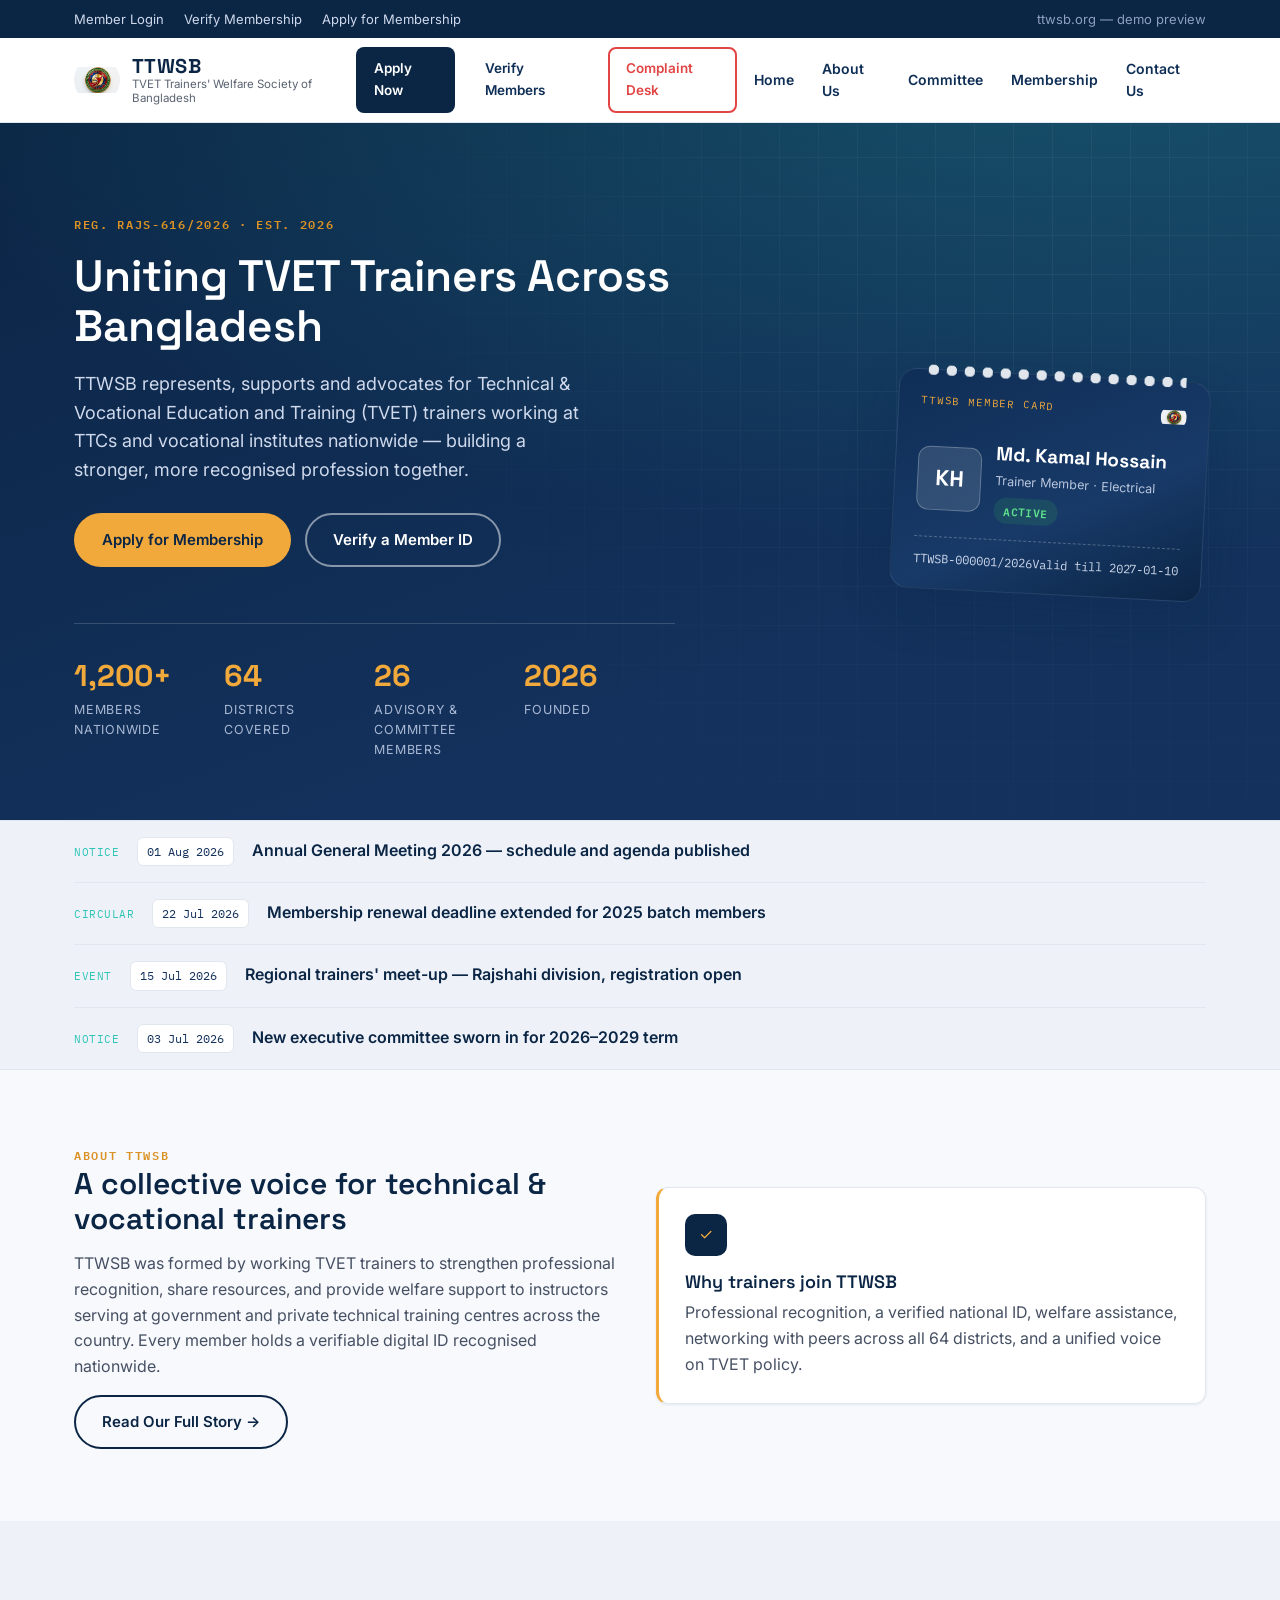
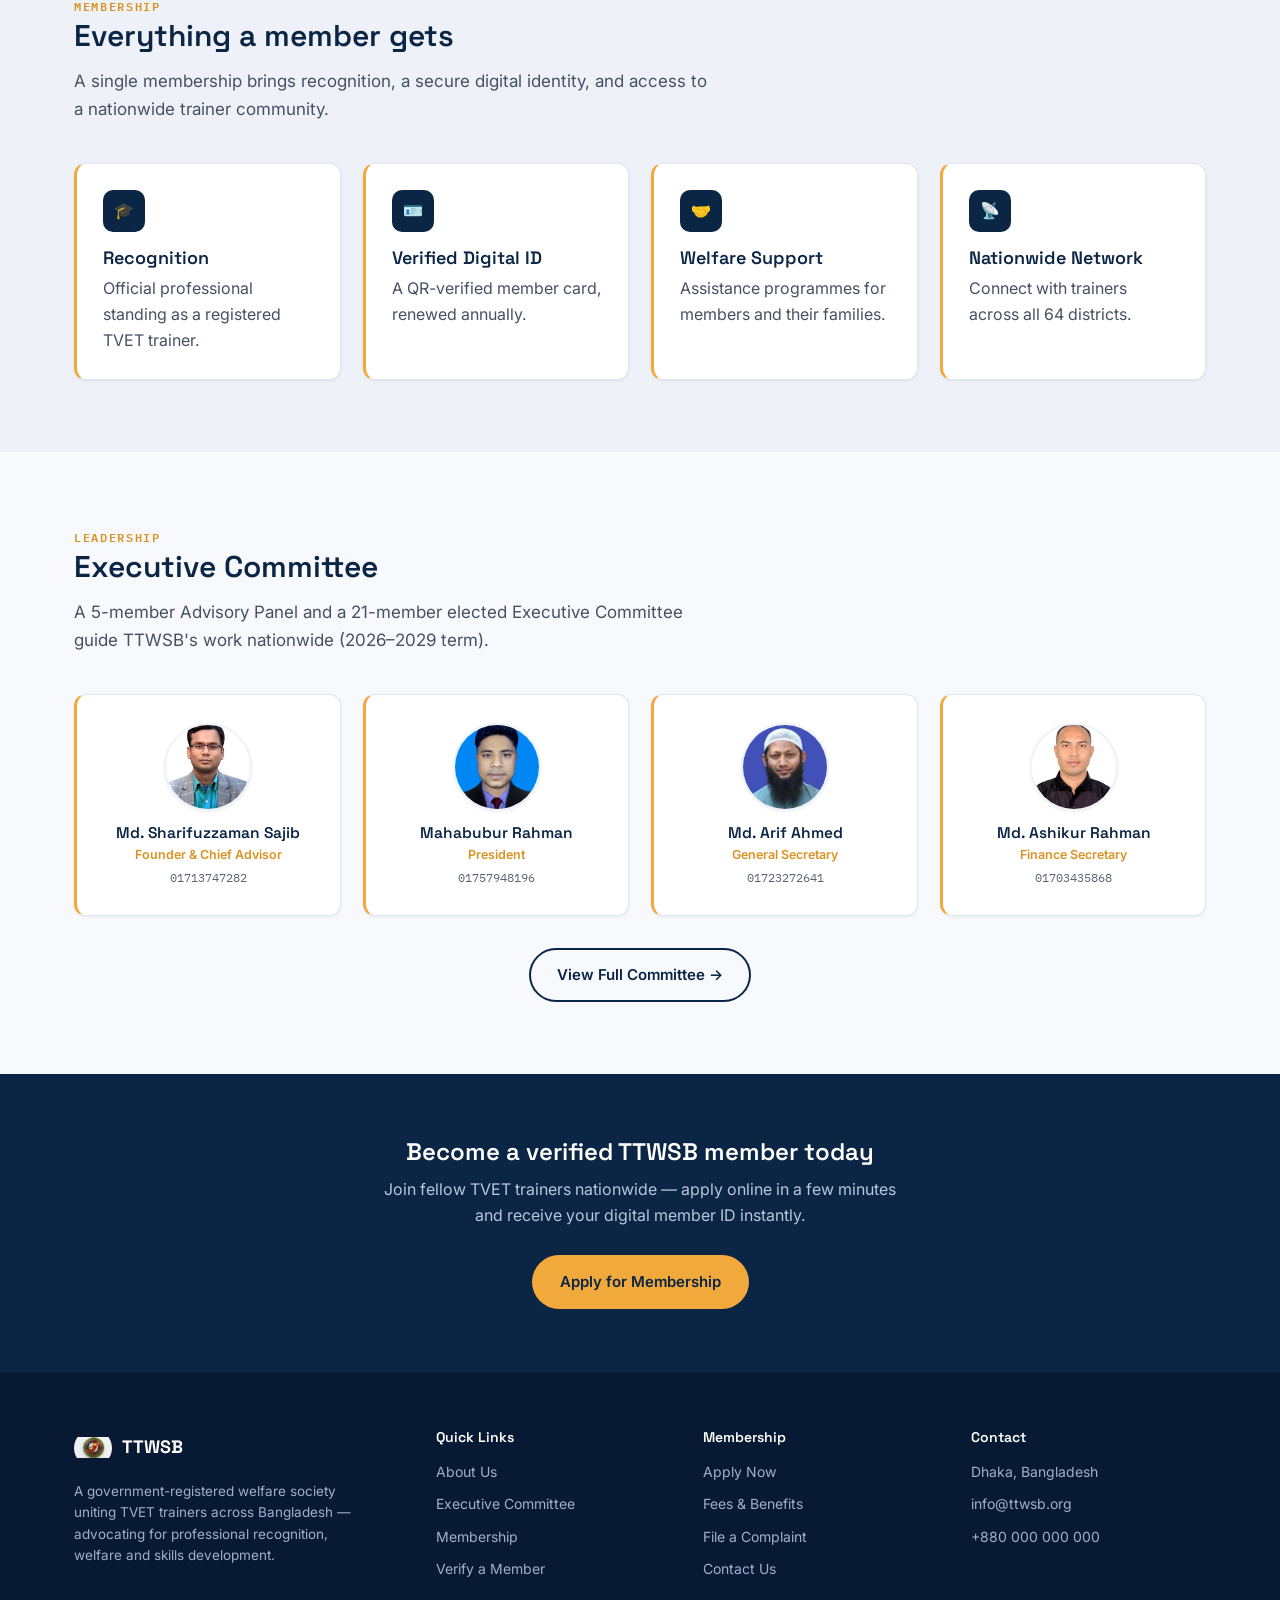
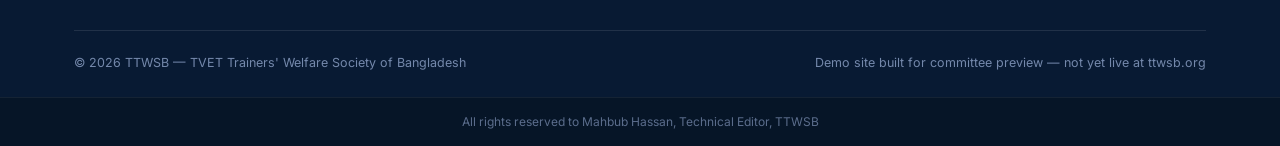
<file: index.html>
<!DOCTYPE html>
<html lang="en">
<head>
<meta charset="UTF-8">
<meta name="viewport" content="width=device-width, initial-scale=1.0">
<title>TTWSB — TVET Trainers' Welfare Society of Bangladesh</title>
<meta name="description" content="Official welfare society uniting TVET trainers across Bangladesh. Apply for membership, verify a member ID, and learn about TTWSB.">
<link rel="preconnect" href="https://fonts.googleapis.com">
<link href="https://fonts.googleapis.com/css2?family=Space+Grotesk:wght@500;600;700&family=Inter:wght@400;500;600;700&family=IBM+Plex+Mono:wght@500;600&display=swap" rel="stylesheet">
<link rel="icon" type="image/png" href="assets/favicon.png">
<link rel="stylesheet" href="css/styles.css">
</head>
<body>

<div class="topbar">
  <div class="container">
    <div class="topbar-links">
      <a href="#">Member Login</a>
      <a href="verify.html">Verify Membership</a>
      <a href="apply.html">Apply for Membership</a>
    </div>
    <div class="topbar-lang">ttwsb.org — demo preview</div>
  </div>
</div>
<header class="site-header">
  <div class="container header-inner">
    <a href="index.html" class="brand">
      <span class="brand-badge">
        <img src="assets/logo.png" alt="TTWSB logo">
      </span>
      <span class="brand-text">
        <span class="acronym">TTWSB</span>
        <span class="fullname">TVET Trainers' Welfare Society of Bangladesh</span>
      </span>
    </a>
    <nav class="main-nav">
      <a href="apply.html" class="btn btn-navy nav-cta">Apply Now</a>
      <a href="verify.html" class="btn btn-outline nav-cta">Verify Members</a>
      <a href="complaint.html" class="btn btn-danger nav-cta">Complaint Desk</a>
      <a href="index.html">Home</a>
      <a href="about.html">About Us</a>
      <a href="committee.html">Committee</a>
      <a href="terms.html">Membership</a>
      <a href="contact.html">Contact Us</a>
    </nav>
    <button class="nav-toggle" aria-label="Toggle menu"><span></span><span></span><span></span></button>
  </div>
</header>

<section class="hero">
  <div class="container hero-grid">
    <div>
      <span class="eyebrow">Reg. RAJS-616/2026 · Est. 2026</span>
      <h1>Uniting TVET Trainers Across Bangladesh</h1>
      <p class="lead">TTWSB represents, supports and advocates for Technical &amp; Vocational Education and Training (TVET) trainers working at TTCs and vocational institutes nationwide — building a stronger, more recognised profession together.</p>
      <div class="hero-ctas">
        <a href="apply.html" class="btn btn-primary">Apply for Membership</a>
        <a href="verify.html" class="btn btn-outline">Verify a Member ID</a>
      </div>
      <div class="stat-strip">
        <div class="stat"><div class="num">1,200+</div><div class="label">Members Nationwide</div></div>
        <div class="stat"><div class="num">64</div><div class="label">Districts Covered</div></div>
        <div class="stat"><div class="num">26</div><div class="label">Advisory &amp; Committee Members</div></div>
        <div class="stat"><div class="num">2026</div><div class="label">Founded</div></div>
      </div>
    </div>
    <div class="id-card-float">
      <div class="id-card">
        <div class="id-card-top">
          <span class="id-card-org">TTWSB Member Card</span>
          <img src="assets/logo.png" alt="" class="id-card-badge-img">
        </div>
        <div class="id-card-body">
          <div class="id-card-photo">KH</div>
          <div>
            <div class="id-card-name">Md. Kamal Hossain</div>
            <div class="id-card-role">Trainer Member · Electrical</div>
            <span class="id-card-status status-active" style="margin-top:6px;">ACTIVE</span>
          </div>
        </div>
        <div class="id-card-meta">
          <span>TTWSB-000001/2026</span>
          <span>Valid till 2027-01-10</span>
        </div>
      </div>
    </div>
  </div>
</section>

<div class="notice-strip">
  <div class="container">
    <ul class="notice-list">
      <li><span class="notice-tag">Notice</span><span class="notice-date">01 Aug 2026</span><a href="#">Annual General Meeting 2026 — schedule and agenda published</a></li>
      <li><span class="notice-tag">Circular</span><span class="notice-date">22 Jul 2026</span><a href="#">Membership renewal deadline extended for 2025 batch members</a></li>
      <li><span class="notice-tag">Event</span><span class="notice-date">15 Jul 2026</span><a href="#">Regional trainers' meet-up — Rajshahi division, registration open</a></li>
      <li><span class="notice-tag">Notice</span><span class="notice-date">03 Jul 2026</span><a href="committee.html">New executive committee sworn in for 2026–2029 term</a></li>
    </ul>
  </div>
</div>

<section>
  <div class="container grid-2" style="align-items:center;">
    <div>
      <span class="eyebrow">About TTWSB</span>
      <h2 style="font-size:30px;">A collective voice for technical &amp; vocational trainers</h2>
      <p>TTWSB was formed by working TVET trainers to strengthen professional recognition, share resources, and provide welfare support to instructors serving at government and private technical training centres across the country. Every member holds a verifiable digital ID recognised nationwide.</p>
      <a href="about.html" class="btn btn-outline" style="border-color:var(--navy-900);color:var(--navy-900);">Read Our Full Story →</a>
    </div>
    <div>
      <div class="info-card">
        <div class="icon">✓</div>
        <h3>Why trainers join TTWSB</h3>
        <p style="margin-bottom:0;">Professional recognition, a verified national ID, welfare assistance, networking with peers across all 64 districts, and a unified voice on TVET policy.</p>
      </div>
    </div>
  </div>
</section>

<section style="background:var(--paper-100);">
  <div class="container">
    <div class="section-head">
      <span class="eyebrow">Membership</span>
      <h2 style="font-size:30px;">Everything a member gets</h2>
      <p>A single membership brings recognition, a secure digital identity, and access to a nationwide trainer community.</p>
    </div>
    <div class="grid-4">
      <div class="info-card"><div class="icon">🎓</div><h3>Recognition</h3><p style="margin-bottom:0;">Official professional standing as a registered TVET trainer.</p></div>
      <div class="info-card"><div class="icon">🪪</div><h3>Verified Digital ID</h3><p style="margin-bottom:0;">A QR-verified member card, renewed annually.</p></div>
      <div class="info-card"><div class="icon">🤝</div><h3>Welfare Support</h3><p style="margin-bottom:0;">Assistance programmes for members and their families.</p></div>
      <div class="info-card"><div class="icon">📡</div><h3>Nationwide Network</h3><p style="margin-bottom:0;">Connect with trainers across all 64 districts.</p></div>
    </div>
  </div>
</section>

<section>
  <div class="container">
    <div class="section-head">
      <span class="eyebrow">Leadership</span>
      <h2 style="font-size:30px;">Executive Committee</h2>
      <p>A 5-member Advisory Panel and a 21-member elected Executive Committee guide TTWSB's work nationwide (2026–2029 term).</p>
    </div>
    <div class="grid-4" id="committee-teaser"></div>
    <div style="text-align:center;margin-top:32px;">
      <a href="committee.html" class="btn btn-outline" style="border-color:var(--navy-900);color:var(--navy-900);">View Full Committee →</a>
    </div>
  </div>
</section>

<section class="cta-band">
  <div class="container">
    <h2>Become a verified TTWSB member today</h2>
    <p>Join fellow TVET trainers nationwide — apply online in a few minutes and receive your digital member ID instantly.</p>
    <a href="apply.html" class="btn btn-primary">Apply for Membership</a>
  </div>
</section>

<footer class="site-footer">
  <div class="container">
    <div class="footer-grid">
      <div>
        <div class="footer-brand">
          <img src="assets/logo.png" alt="TTWSB logo">
          <span class="acronym">TTWSB</span>
        </div>
        <p style="color:#9fb0cc;font-size:13.5px;max-width:280px;">A government-registered welfare society uniting TVET trainers across Bangladesh — advocating for professional recognition, welfare and skills development.</p>
      </div>
      <div>
        <h4>Quick Links</h4>
        <a href="about.html">About Us</a>
        <a href="committee.html">Executive Committee</a>
        <a href="terms.html">Membership</a>
        <a href="verify.html">Verify a Member</a>
      </div>
      <div>
        <h4>Membership</h4>
        <a href="apply.html">Apply Now</a>
        <a href="terms.html">Fees &amp; Benefits</a>
        <a href="complaint.html">File a Complaint</a>
        <a href="contact.html">Contact Us</a>
      </div>
      <div>
        <h4>Contact</h4>
        <a href="contact.html">Dhaka, Bangladesh</a>
        <a href="mailto:info@ttwsb.org">info@ttwsb.org</a>
        <a href="tel:+8800000000">+880 000 000 000</a>
      </div>
    </div>
    <div class="footer-bottom">
      <span>© <span data-year></span> TTWSB — TVET Trainers' Welfare Society of Bangladesh</span>
      <span>Demo site built for committee preview — not yet live at ttwsb.org</span>
    </div>
  </div>
</footer>
<div class="site-credit">All rights reserved to Mahbub Hassan, Technical Editor, TTWSB</div>

<script src="js/members-data.js"></script>
<script src="js/main.js"></script>
</body>
</html>
</file>
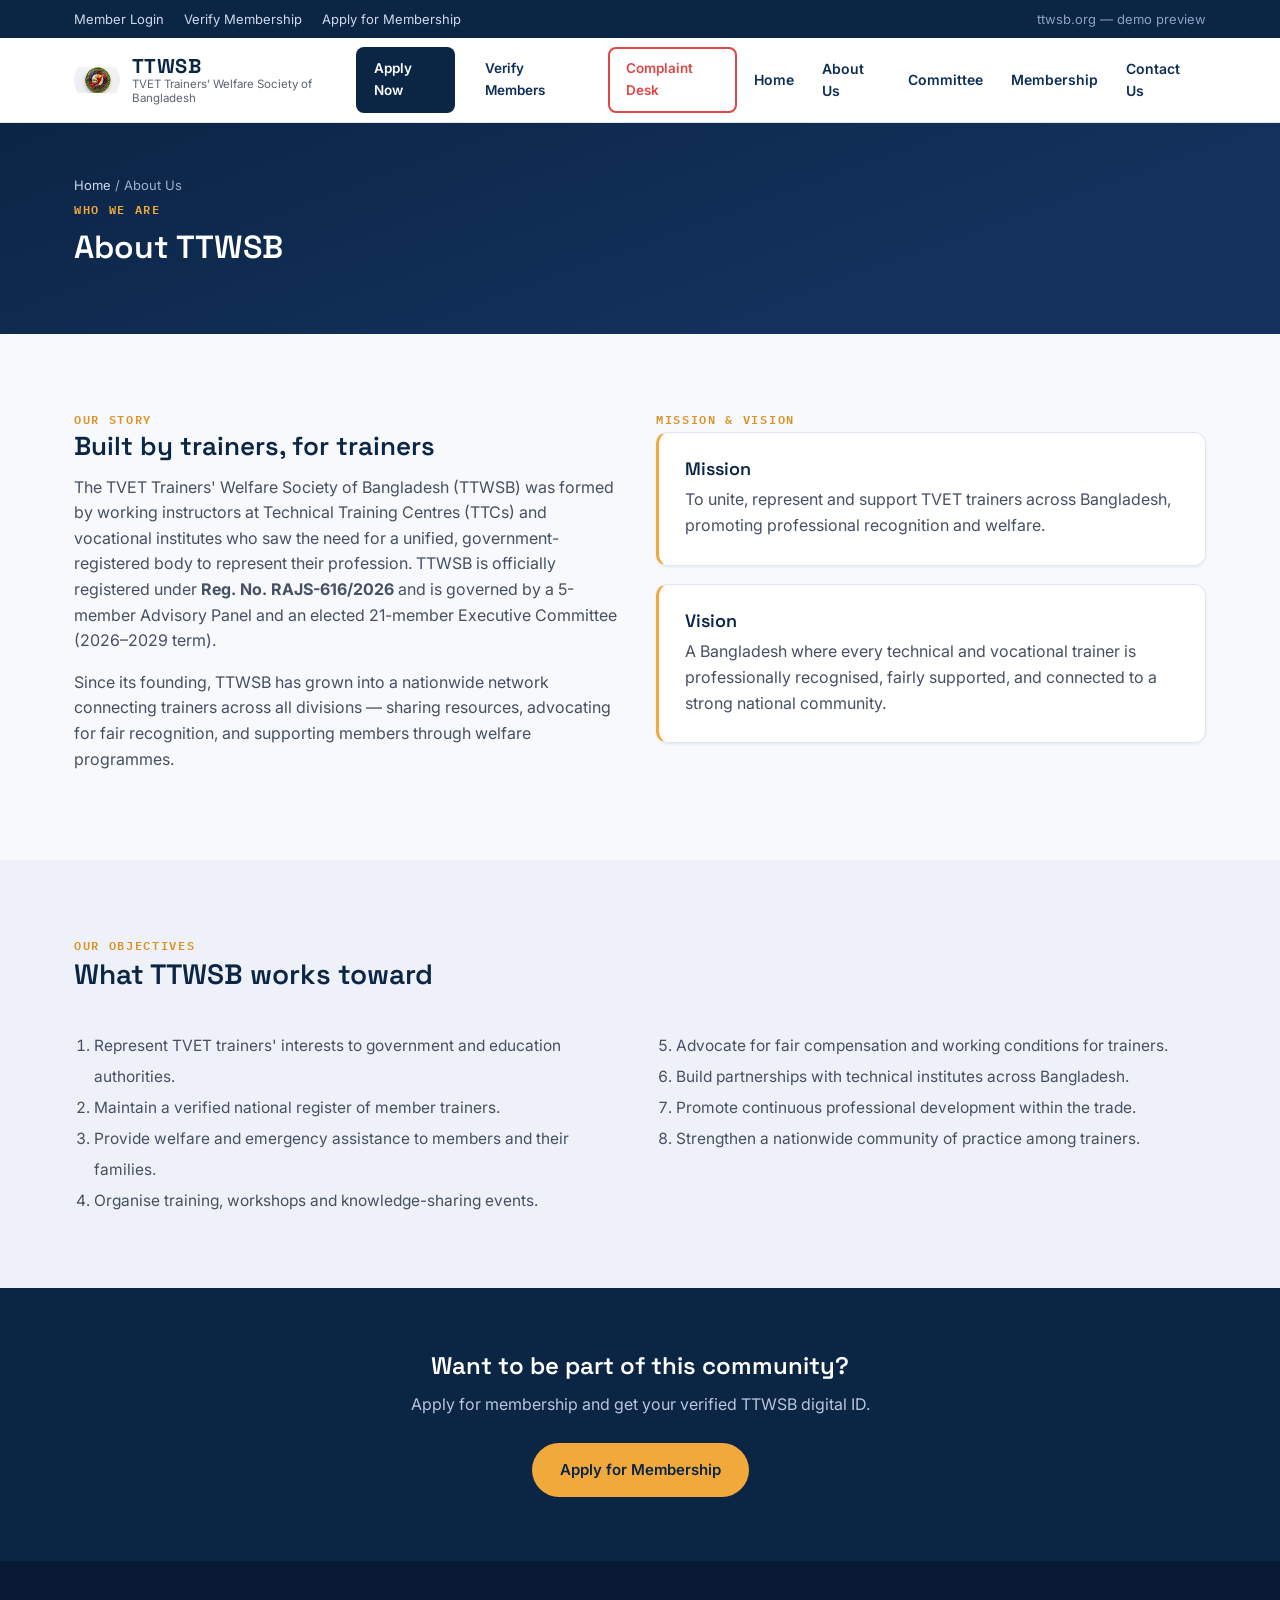
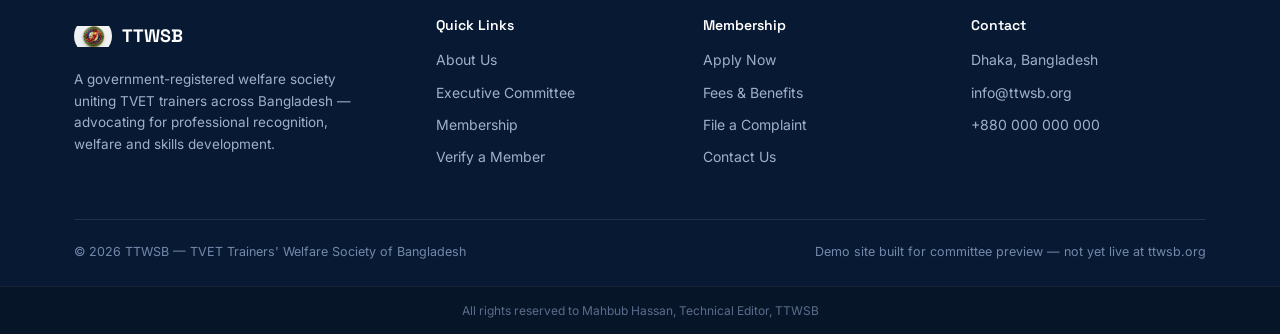
<file: about.html>
<!DOCTYPE html>
<html lang="en">
<head>
<meta charset="UTF-8">
<meta name="viewport" content="width=device-width, initial-scale=1.0">
<title>About Us — TTWSB</title>
<link rel="preconnect" href="https://fonts.googleapis.com">
<link href="https://fonts.googleapis.com/css2?family=Space+Grotesk:wght@500;600;700&family=Inter:wght@400;500;600;700&family=IBM+Plex+Mono:wght@500;600&display=swap" rel="stylesheet">
<link rel="icon" type="image/png" href="assets/favicon.png">
<link rel="stylesheet" href="css/styles.css">
</head>
<body>

<div class="topbar">
  <div class="container">
    <div class="topbar-links">
      <a href="#">Member Login</a>
      <a href="verify.html">Verify Membership</a>
      <a href="apply.html">Apply for Membership</a>
    </div>
    <div class="topbar-lang">ttwsb.org — demo preview</div>
  </div>
</div>
<header class="site-header">
  <div class="container header-inner">
    <a href="index.html" class="brand">
      <span class="brand-badge">
        <img src="assets/logo.png" alt="TTWSB logo">
      </span>
      <span class="brand-text">
        <span class="acronym">TTWSB</span>
        <span class="fullname">TVET Trainers' Welfare Society of Bangladesh</span>
      </span>
    </a>
    <nav class="main-nav">
      <a href="apply.html" class="btn btn-navy nav-cta">Apply Now</a>
      <a href="verify.html" class="btn btn-outline nav-cta">Verify Members</a>
      <a href="complaint.html" class="btn btn-danger nav-cta">Complaint Desk</a>
      <a href="index.html">Home</a>
      <a href="about.html">About Us</a>
      <a href="committee.html">Committee</a>
      <a href="terms.html">Membership</a>
      <a href="contact.html">Contact Us</a>
    </nav>
    <button class="nav-toggle" aria-label="Toggle menu"><span></span><span></span><span></span></button>
  </div>
</header>

<div class="page-head">
  <div class="container">
    <div class="breadcrumb"><a href="index.html">Home</a> / About Us</div>
    <span class="eyebrow">Who We Are</span>
    <h1>About TTWSB</h1>
  </div>
</div>

<section>
  <div class="container grid-2">
    <div>
      <span class="eyebrow">Our Story</span>
      <h2 style="font-size:26px;">Built by trainers, for trainers</h2>
      <p>The TVET Trainers' Welfare Society of Bangladesh (TTWSB) was formed by working instructors at Technical Training Centres (TTCs) and vocational institutes who saw the need for a unified, government-registered body to represent their profession. TTWSB is officially registered under <strong>Reg. No. RAJS-616/2026</strong> and is governed by a 5-member Advisory Panel and an elected 21-member Executive Committee (2026–2029 term).</p>
      <p>Since its founding, TTWSB has grown into a nationwide network connecting trainers across all divisions — sharing resources, advocating for fair recognition, and supporting members through welfare programmes.</p>
    </div>
    <div>
      <span class="eyebrow">Mission &amp; Vision</span>
      <div class="info-card" style="margin-bottom:18px;">
        <h3>Mission</h3>
        <p style="margin-bottom:0;">To unite, represent and support TVET trainers across Bangladesh, promoting professional recognition and welfare.</p>
      </div>
      <div class="info-card">
        <h3>Vision</h3>
        <p style="margin-bottom:0;">A Bangladesh where every technical and vocational trainer is professionally recognised, fairly supported, and connected to a strong national community.</p>
      </div>
    </div>
  </div>
</section>

<section style="background:var(--paper-100);">
  <div class="container">
    <div class="section-head">
      <span class="eyebrow">Our Objectives</span>
      <h2 style="font-size:28px;">What TTWSB works toward</h2>
    </div>
    <div class="grid-2">
      <ol style="margin:0;padding-left:20px;color:var(--slate-600);font-size:15.5px;line-height:2;">
        <li>Represent TVET trainers' interests to government and education authorities.</li>
        <li>Maintain a verified national register of member trainers.</li>
        <li>Provide welfare and emergency assistance to members and their families.</li>
        <li>Organise training, workshops and knowledge-sharing events.</li>
      </ol>
      <ol start="5" style="margin:0;padding-left:20px;color:var(--slate-600);font-size:15.5px;line-height:2;">
        <li>Advocate for fair compensation and working conditions for trainers.</li>
        <li>Build partnerships with technical institutes across Bangladesh.</li>
        <li>Promote continuous professional development within the trade.</li>
        <li>Strengthen a nationwide community of practice among trainers.</li>
      </ol>
    </div>
  </div>
</section>

<section class="cta-band">
  <div class="container">
    <h2>Want to be part of this community?</h2>
    <p>Apply for membership and get your verified TTWSB digital ID.</p>
    <a href="apply.html" class="btn btn-primary">Apply for Membership</a>
  </div>
</section>

<footer class="site-footer">
  <div class="container">
    <div class="footer-grid">
      <div>
        <div class="footer-brand">
          <img src="assets/logo.png" alt="TTWSB logo">
          <span class="acronym">TTWSB</span>
        </div>
        <p style="color:#9fb0cc;font-size:13.5px;max-width:280px;">A government-registered welfare society uniting TVET trainers across Bangladesh — advocating for professional recognition, welfare and skills development.</p>
      </div>
      <div>
        <h4>Quick Links</h4>
        <a href="about.html">About Us</a>
        <a href="committee.html">Executive Committee</a>
        <a href="terms.html">Membership</a>
        <a href="verify.html">Verify a Member</a>
      </div>
      <div>
        <h4>Membership</h4>
        <a href="apply.html">Apply Now</a>
        <a href="terms.html">Fees &amp; Benefits</a>
        <a href="complaint.html">File a Complaint</a>
        <a href="contact.html">Contact Us</a>
      </div>
      <div>
        <h4>Contact</h4>
        <a href="contact.html">Dhaka, Bangladesh</a>
        <a href="mailto:info@ttwsb.org">info@ttwsb.org</a>
        <a href="tel:+8800000000">+880 000 000 000</a>
      </div>
    </div>
    <div class="footer-bottom">
      <span>© <span data-year></span> TTWSB — TVET Trainers' Welfare Society of Bangladesh</span>
      <span>Demo site built for committee preview — not yet live at ttwsb.org</span>
    </div>
  </div>
</footer>
<div class="site-credit">All rights reserved to Mahbub Hassan, Technical Editor, TTWSB</div>

<script src="js/members-data.js"></script>
<script src="js/main.js"></script>
</body>
</html>
</file>
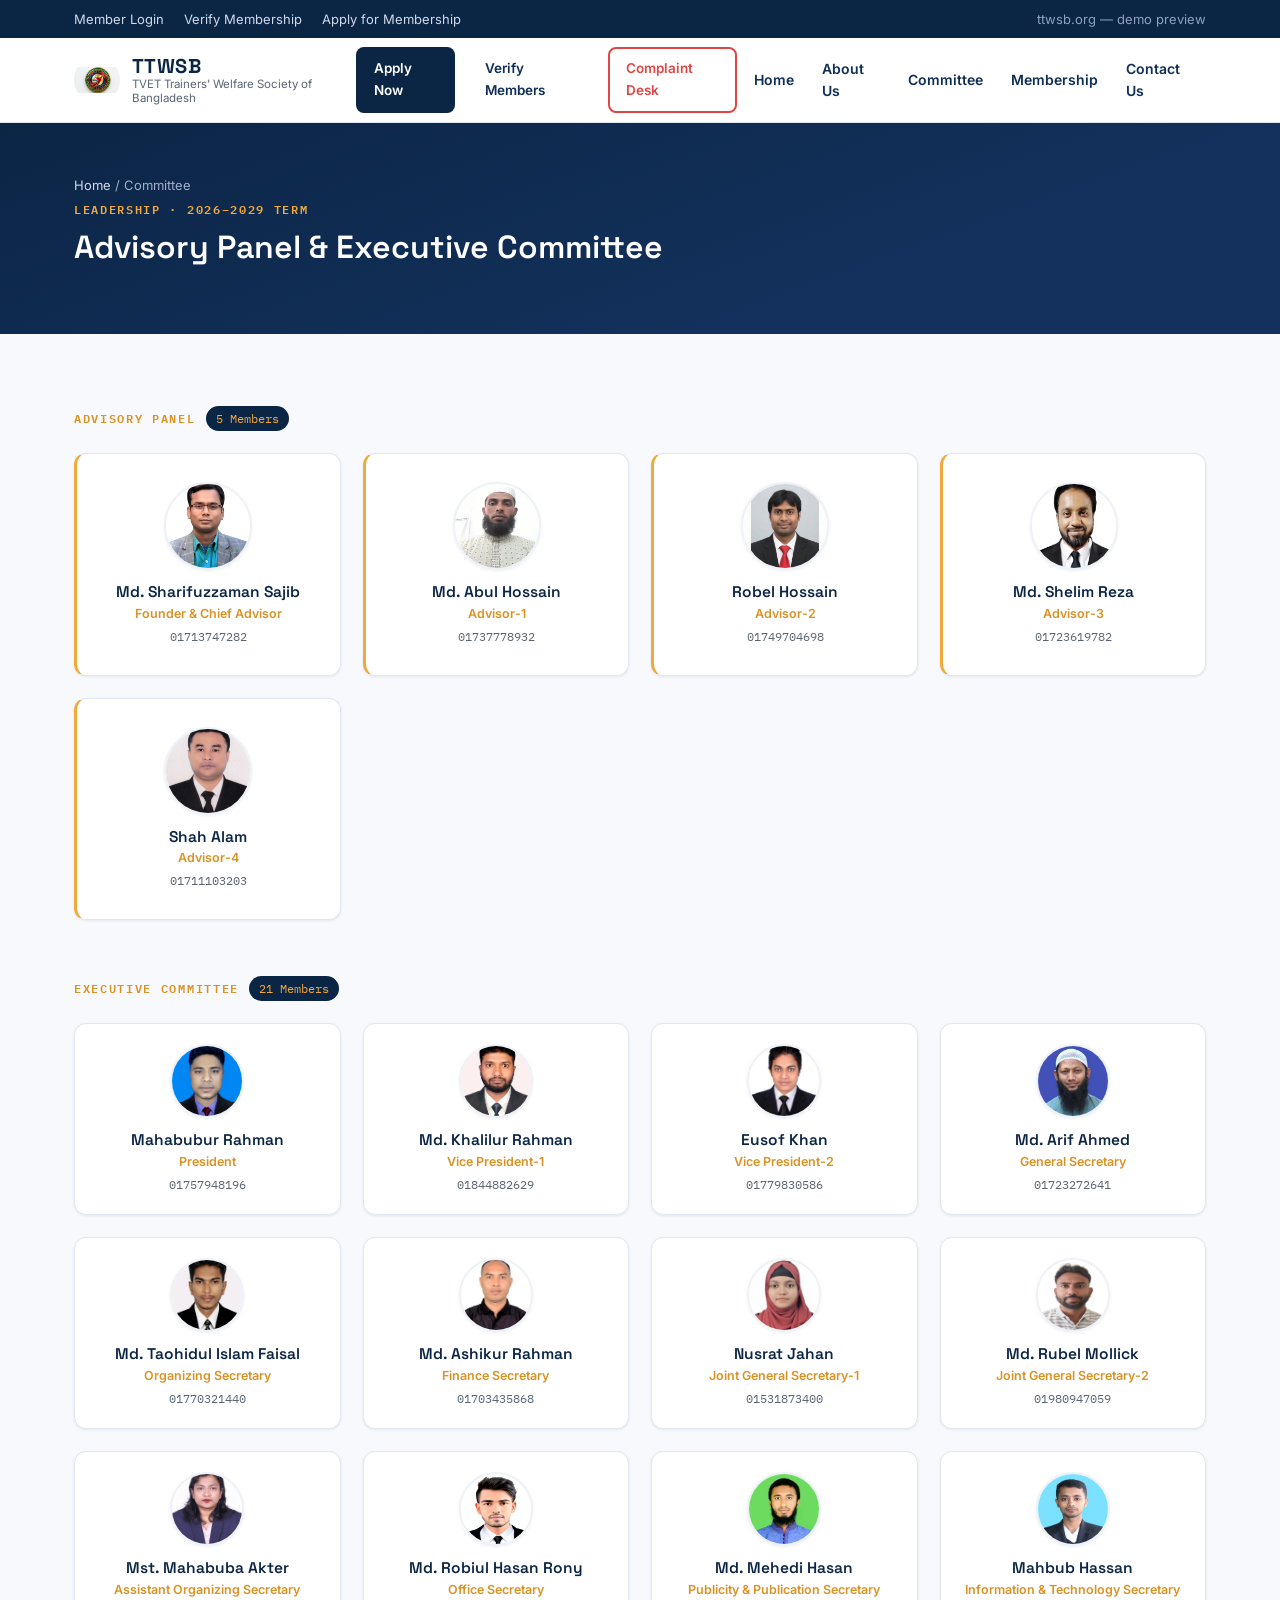
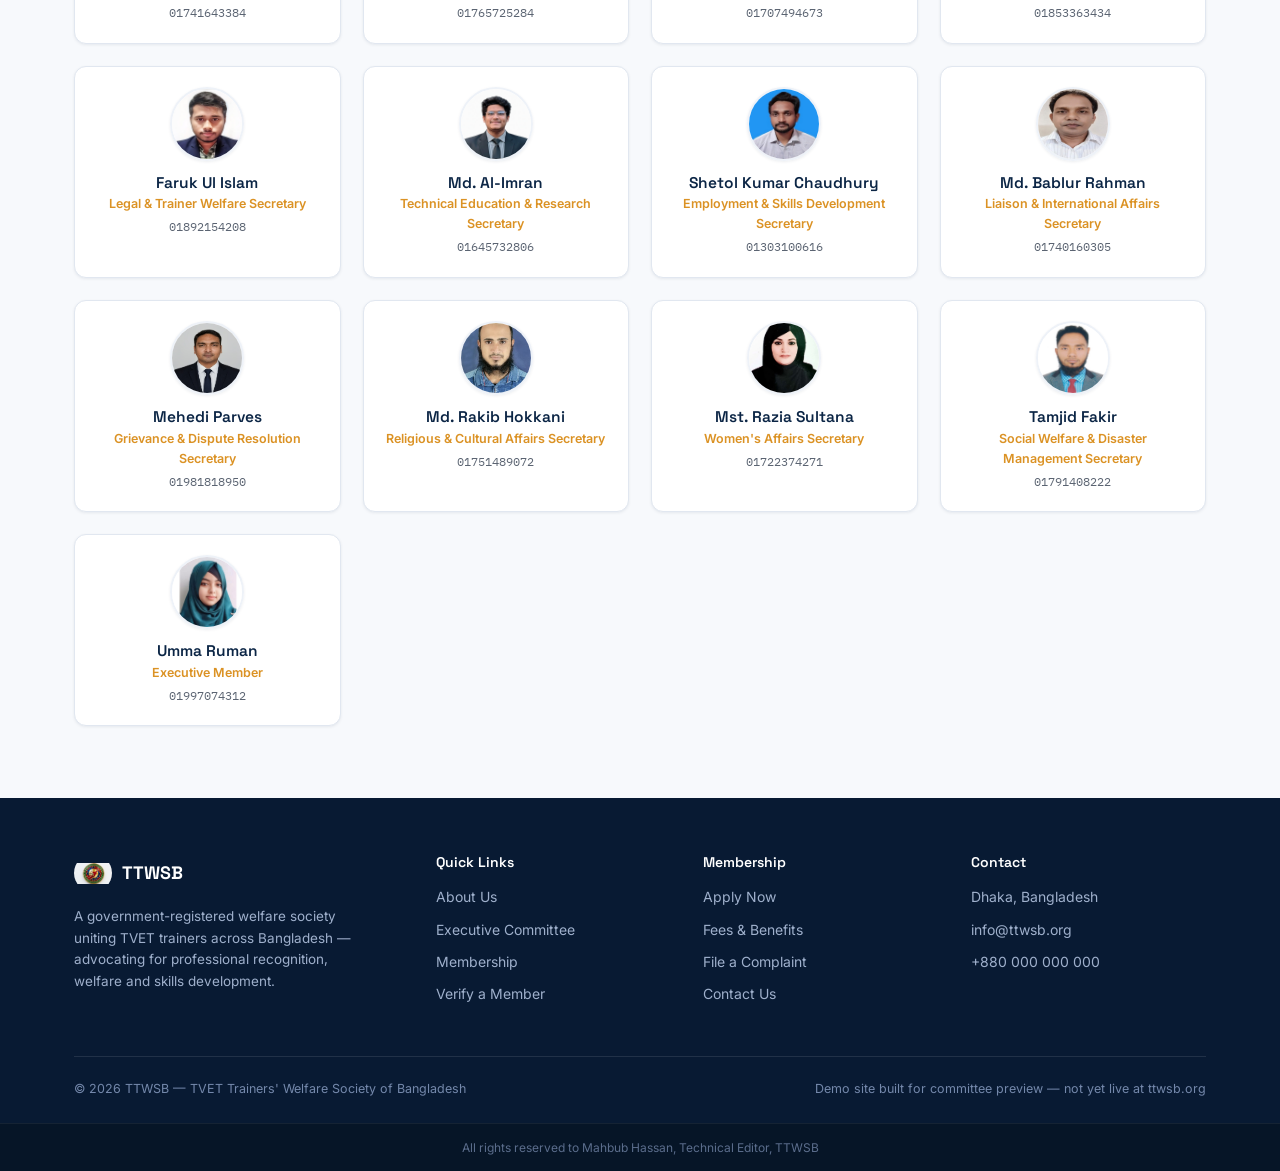
<file: committee.html>
<!DOCTYPE html>
<html lang="en">
<head>
<meta charset="UTF-8">
<meta name="viewport" content="width=device-width, initial-scale=1.0">
<title>Executive Committee — TTWSB</title>
<link rel="preconnect" href="https://fonts.googleapis.com">
<link href="https://fonts.googleapis.com/css2?family=Space+Grotesk:wght@500;600;700&family=Inter:wght@400;500;600;700&family=IBM+Plex+Mono:wght@500;600&display=swap" rel="stylesheet">
<link rel="icon" type="image/png" href="assets/favicon.png">
<link rel="stylesheet" href="css/styles.css">
</head>
<body>

<div class="topbar">
  <div class="container">
    <div class="topbar-links">
      <a href="#">Member Login</a>
      <a href="verify.html">Verify Membership</a>
      <a href="apply.html">Apply for Membership</a>
    </div>
    <div class="topbar-lang">ttwsb.org — demo preview</div>
  </div>
</div>
<header class="site-header">
  <div class="container header-inner">
    <a href="index.html" class="brand">
      <span class="brand-badge">
        <img src="assets/logo.png" alt="TTWSB logo">
      </span>
      <span class="brand-text">
        <span class="acronym">TTWSB</span>
        <span class="fullname">TVET Trainers' Welfare Society of Bangladesh</span>
      </span>
    </a>
    <nav class="main-nav">
      <a href="apply.html" class="btn btn-navy nav-cta">Apply Now</a>
      <a href="verify.html" class="btn btn-outline nav-cta">Verify Members</a>
      <a href="complaint.html" class="btn btn-danger nav-cta">Complaint Desk</a>
      <a href="index.html">Home</a>
      <a href="about.html">About Us</a>
      <a href="committee.html">Committee</a>
      <a href="terms.html">Membership</a>
      <a href="contact.html">Contact Us</a>
    </nav>
    <button class="nav-toggle" aria-label="Toggle menu"><span></span><span></span><span></span></button>
  </div>
</header>

<div class="page-head">
  <div class="container">
    <div class="breadcrumb"><a href="index.html">Home</a> / Committee</div>
    <span class="eyebrow">Leadership · 2026–2029 Term</span>
    <h1>Advisory Panel &amp; Executive Committee</h1>
  </div>
</div>

<section>
  <div class="container">
    <div class="group-heading">
      <span class="eyebrow" style="margin:0;">Advisory Panel</span>
      <span class="badge-count">5 Members</span>
    </div>
    <div class="grid-4" id="advisory-grid" style="margin-bottom:56px;"></div>

    <div class="group-heading">
      <span class="eyebrow" style="margin:0;">Executive Committee</span>
      <span class="badge-count">21 Members</span>
    </div>
    <div class="grid-4" id="executive-grid"></div>
  </div>
</section>

<footer class="site-footer">
  <div class="container">
    <div class="footer-grid">
      <div>
        <div class="footer-brand">
          <img src="assets/logo.png" alt="TTWSB logo">
          <span class="acronym">TTWSB</span>
        </div>
        <p style="color:#9fb0cc;font-size:13.5px;max-width:280px;">A government-registered welfare society uniting TVET trainers across Bangladesh — advocating for professional recognition, welfare and skills development.</p>
      </div>
      <div>
        <h4>Quick Links</h4>
        <a href="about.html">About Us</a>
        <a href="committee.html">Executive Committee</a>
        <a href="terms.html">Membership</a>
        <a href="verify.html">Verify a Member</a>
      </div>
      <div>
        <h4>Membership</h4>
        <a href="apply.html">Apply Now</a>
        <a href="terms.html">Fees &amp; Benefits</a>
        <a href="complaint.html">File a Complaint</a>
        <a href="contact.html">Contact Us</a>
      </div>
      <div>
        <h4>Contact</h4>
        <a href="contact.html">Dhaka, Bangladesh</a>
        <a href="mailto:info@ttwsb.org">info@ttwsb.org</a>
        <a href="tel:+8800000000">+880 000 000 000</a>
      </div>
    </div>
    <div class="footer-bottom">
      <span>© <span data-year></span> TTWSB — TVET Trainers' Welfare Society of Bangladesh</span>
      <span>Demo site built for committee preview — not yet live at ttwsb.org</span>
    </div>
  </div>
</footer>
<div class="site-credit">All rights reserved to Mahbub Hassan, Technical Editor, TTWSB</div>

<script src="js/members-data.js"></script>
<script src="js/main.js"></script>
</body>
</html>
</file>
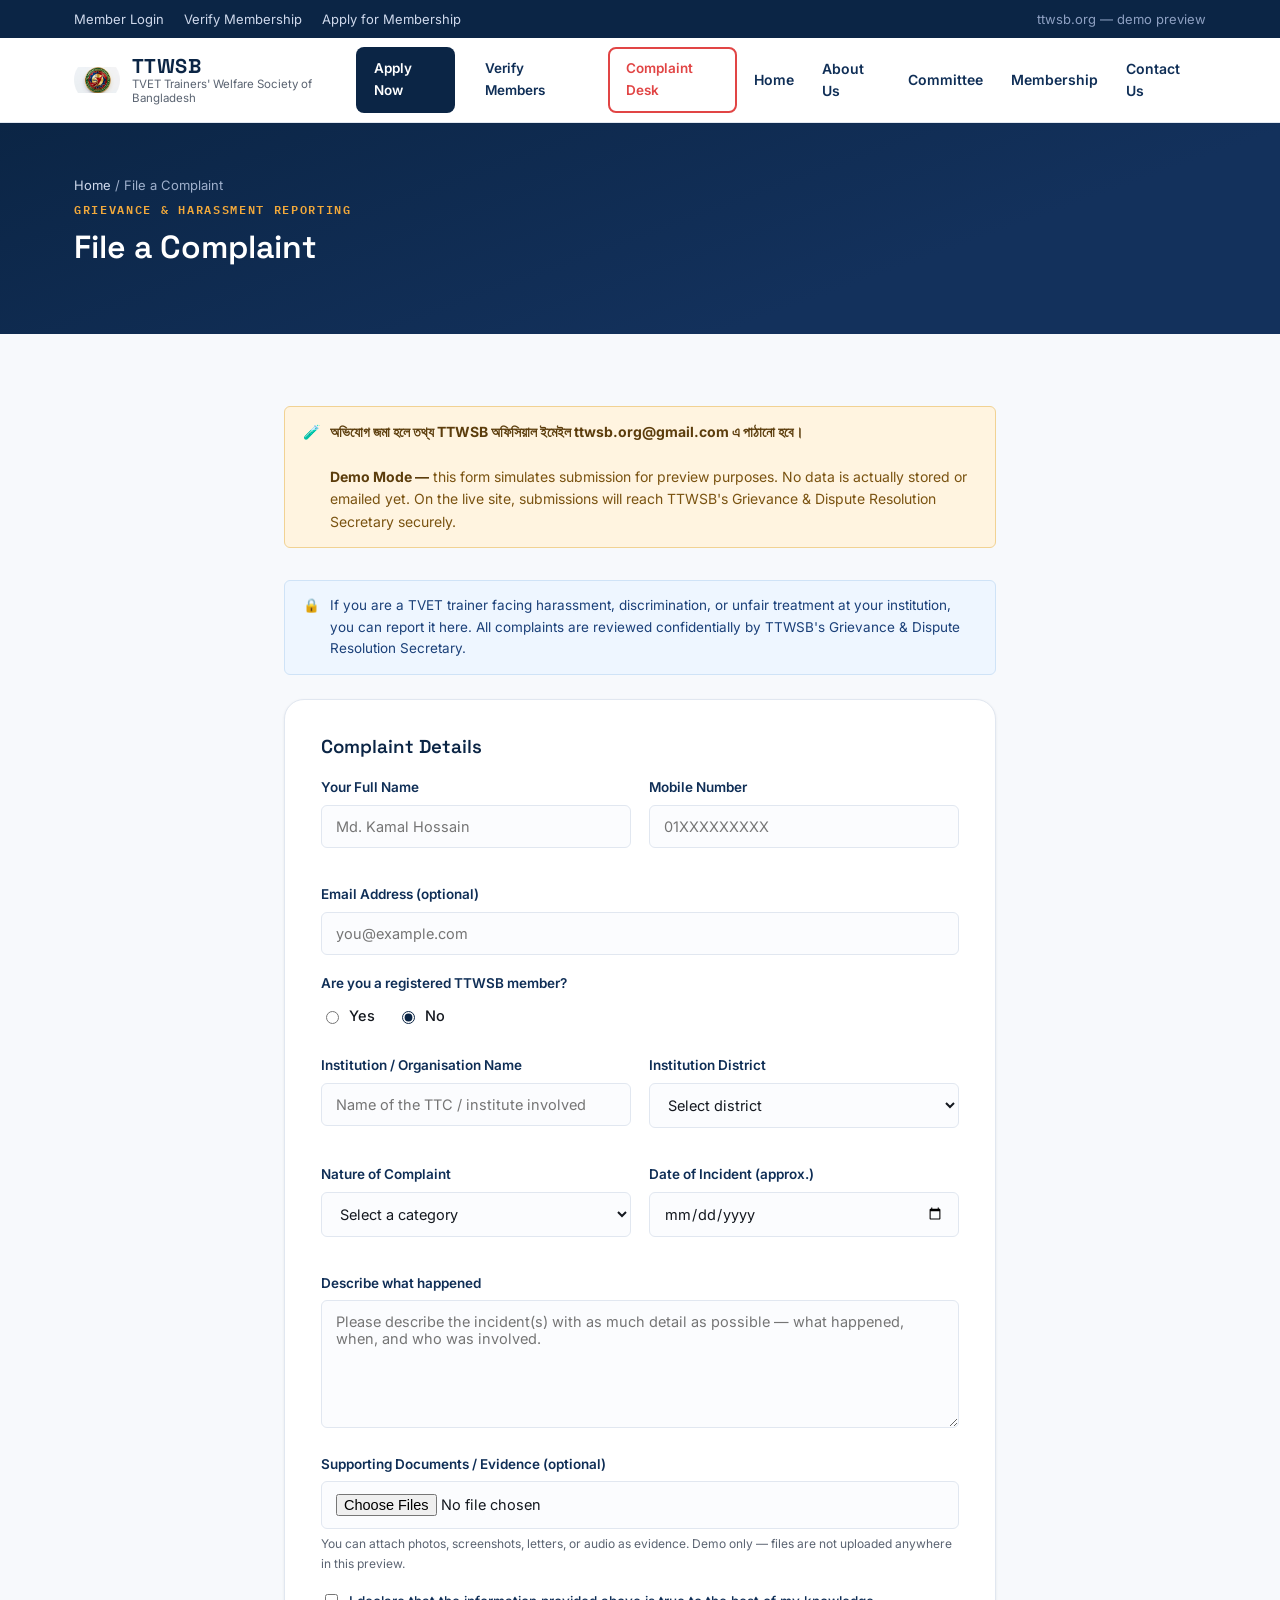
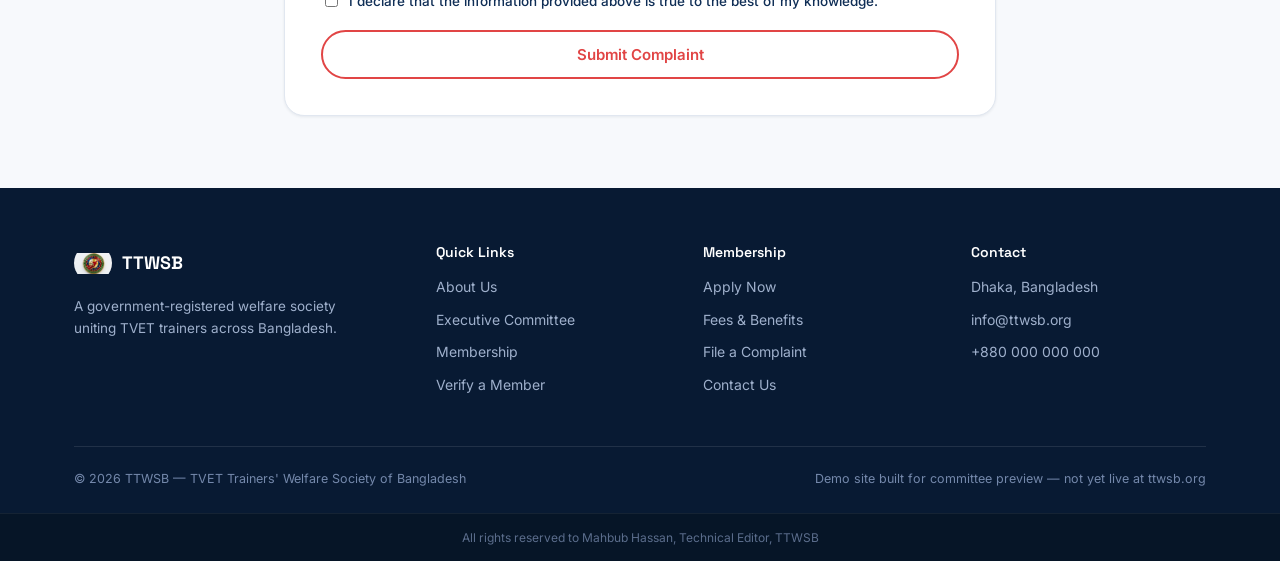
<file: complaint.html>
<!DOCTYPE html>
<html lang="en">
<head>
<meta charset="UTF-8">
<meta name="viewport" content="width=device-width, initial-scale=1.0">
<title>File a Complaint — TTWSB</title>
<link rel="icon" type="image/png" href="assets/favicon.png">
<link rel="preconnect" href="https://fonts.googleapis.com">
<link href="https://fonts.googleapis.com/css2?family=Space+Grotesk:wght@500;600;700&family=Inter:wght@400;500;600;700&family=IBM+Plex+Mono:wght@500;600&display=swap" rel="stylesheet">
<link rel="stylesheet" href="css/styles.css">
</head>
<body>

<div class="topbar">
  <div class="container">
    <div class="topbar-links">
      <a href="#">Member Login</a>
      <a href="verify.html">Verify Membership</a>
      <a href="apply.html">Apply for Membership</a>
    </div>
    <div class="topbar-lang">ttwsb.org — demo preview</div>
  </div>
</div>
<header class="site-header">
  <div class="container header-inner">
    <a href="index.html" class="brand">
      <span class="brand-badge">
        <img src="assets/logo.png" alt="TTWSB logo">
      </span>
      <span class="brand-text">
        <span class="acronym">TTWSB</span>
        <span class="fullname">TVET Trainers' Welfare Society of Bangladesh</span>
      </span>
    </a>
    <nav class="main-nav">
      <a href="apply.html" class="btn btn-navy nav-cta">Apply Now</a>
      <a href="verify.html" class="btn btn-outline nav-cta">Verify Members</a>
      <a href="complaint.html" class="btn btn-danger nav-cta">Complaint Desk</a>
      <a href="index.html">Home</a>
      <a href="about.html">About Us</a>
      <a href="committee.html">Committee</a>
      <a href="terms.html">Membership</a>
      <a href="contact.html">Contact Us</a>
    </nav>
    <button class="nav-toggle" aria-label="Toggle menu"><span></span><span></span><span></span></button>
  </div>
</header>

<div class="page-head">
  <div class="container">
    <div class="breadcrumb"><a href="index.html">Home</a> / File a Complaint</div>
    <span class="eyebrow">Grievance &amp; Harassment Reporting</span>
    <h1>File a Complaint</h1>
  </div>
</div>

<section>
  <div class="container" style="max-width:760px;">
    <div class="demo-banner">
      <span>🧪</span>
      <div><strong>অভিযোগ জমা হলে তথ্য TTWSB অফিসিয়াল ইমেইল ttwsb.org@gmail.com এ পাঠানো হবে।<br><br>Demo Mode —</strong> this form simulates submission for preview purposes. No data is actually stored or emailed yet. On the live site, submissions will reach TTWSB's Grievance &amp; Dispute Resolution Secretary securely.</div>
    </div>

    <div class="confidential-note">
      <span>🔒</span>
      <div>If you are a TVET trainer facing harassment, discrimination, or unfair treatment at your institution, you can report it here. All complaints are reviewed confidentially by TTWSB's Grievance &amp; Dispute Resolution Secretary.</div>
    </div>

    <div id="complaint-form-wrap" class="form-card">
      <h3 style="margin-bottom:20px;">Complaint Details</h3>
      <form id="complaint-form">

        <div class="form-row">
          <div class="field"><label>Your Full Name</label><input type="text" placeholder="Md. Kamal Hossain" required></div>
          <div class="field"><label>Mobile Number</label><input type="tel" placeholder="01XXXXXXXXX" required></div>
        </div>

        <div class="field"><label>Email Address (optional)</label><input type="email" placeholder="you@example.com"></div>

        <div class="field">
          <label>Are you a registered TTWSB member?</label>
          <div class="radio-inline">
            <label><input type="radio" name="is-member" value="yes"> Yes</label>
            <label><input type="radio" name="is-member" value="no" checked> No</label>
          </div>
        </div>
        <div class="field" id="member-id-field" style="display:none;">
          <label>Your TTWSB Membership ID</label>
          <input type="text" placeholder="e.g. TTWSB-000001/2026">
        </div>

        <div class="form-row">
          <div class="field"><label>Institution / Organisation Name</label><input type="text" placeholder="Name of the TTC / institute involved" required></div>
          <div class="field"><label>Institution District</label>
            <select>
              <option value="">Select district</option>
              <option>Dhaka</option><option>Chattogram</option><option>Rajshahi</option>
              <option>Khulna</option><option>Sylhet</option><option>Barishal</option>
              <option>Rangpur</option><option>Mymensingh</option><option>Other</option>
            </select>
          </div>
        </div>

        <div class="form-row">
          <div class="field">
            <label>Nature of Complaint</label>
            <select required>
              <option value="">Select a category</option>
              <option>Verbal / Emotional Harassment</option>
              <option>Physical Harassment</option>
              <option>Sexual Harassment</option>
              <option>Workplace Discrimination</option>
              <option>Contractual / Salary Dispute</option>
              <option>Unsafe Working Conditions</option>
              <option>Other</option>
            </select>
          </div>
          <div class="field"><label>Date of Incident (approx.)</label><input type="date"></div>
        </div>

        <div class="field">
          <label>Describe what happened</label>
          <textarea rows="6" placeholder="Please describe the incident(s) with as much detail as possible — what happened, when, and who was involved." required></textarea>
        </div>

        <div class="field">
          <label>Supporting Documents / Evidence (optional)</label>
          <input type="file" id="c-files" multiple>
          <div class="hint" id="c-file-list"></div>
          <div class="hint">You can attach photos, screenshots, letters, or audio as evidence. Demo only — files are not uploaded anywhere in this preview.</div>
        </div>

        <div class="field">
          <label style="display:flex;align-items:flex-start;gap:8px;font-weight:500;">
            <input type="checkbox" required style="width:auto;margin-top:3px;accent-color:var(--navy-900);">
            <span>I declare that the information provided above is true to the best of my knowledge.</span>
          </label>
        </div>

        <button type="submit" id="complaint-submit-btn" class="btn btn-danger btn-block" style="border-width:2px;">Submit Complaint</button>
      </form>
    </div>

    <div id="complaint-success" class="result-panel">
      <div class="check-badge">✓</div>
      <h3>Complaint received (demo)</h3>
      <p>Thank you — your complaint has been logged with reference number <strong id="complaint-ref" style="font-family:var(--font-mono);color:var(--navy-900);">—</strong>.</p>
      <p style="font-size:13.5px;">📧 In production, the Grievance &amp; Dispute Resolution Secretary would be notified automatically and would follow up with you directly.</p>
      <a href="index.html" class="btn btn-outline" style="border-color:var(--navy-900);color:var(--navy-900);margin-top:10px;">Return to Home →</a>
    </div>

  </div>
</section>

<footer class="site-footer">
  <div class="container">
    <div class="footer-grid">
      <div>
        <div class="footer-brand">
          <img src="assets/logo.png" alt="TTWSB logo">
          <span class="acronym">TTWSB</span>
        </div>
        <p style="color:#9fb0cc;font-size:13.5px;max-width:280px;">A government-registered welfare society uniting TVET trainers across Bangladesh.</p>
      </div>
      <div>
        <h4>Quick Links</h4>
        <a href="about.html">About Us</a>
        <a href="committee.html">Executive Committee</a>
        <a href="terms.html">Membership</a>
        <a href="verify.html">Verify a Member</a>
      </div>
      <div>
        <h4>Membership</h4>
        <a href="apply.html">Apply Now</a>
        <a href="terms.html">Fees &amp; Benefits</a>
        <a href="complaint.html">File a Complaint</a>
        <a href="contact.html">Contact Us</a>
      </div>
      <div>
        <h4>Contact</h4>
        <a href="contact.html">Dhaka, Bangladesh</a>
        <a href="mailto:info@ttwsb.org">info@ttwsb.org</a>
        <a href="tel:+8800000000">+880 000 000 000</a>
      </div>
    </div>
    <div class="footer-bottom">
      <span>© <span data-year></span> TTWSB — TVET Trainers' Welfare Society of Bangladesh</span>
      <span>Demo site built for committee preview — not yet live at ttwsb.org</span>
    </div>
  </div>
</footer>
<div class="site-credit">All rights reserved to Mahbub Hassan, Technical Editor, TTWSB</div>

<script src="js/members-data.js"></script>
<script src="js/main.js"></script>
</body>
</html>
</file>
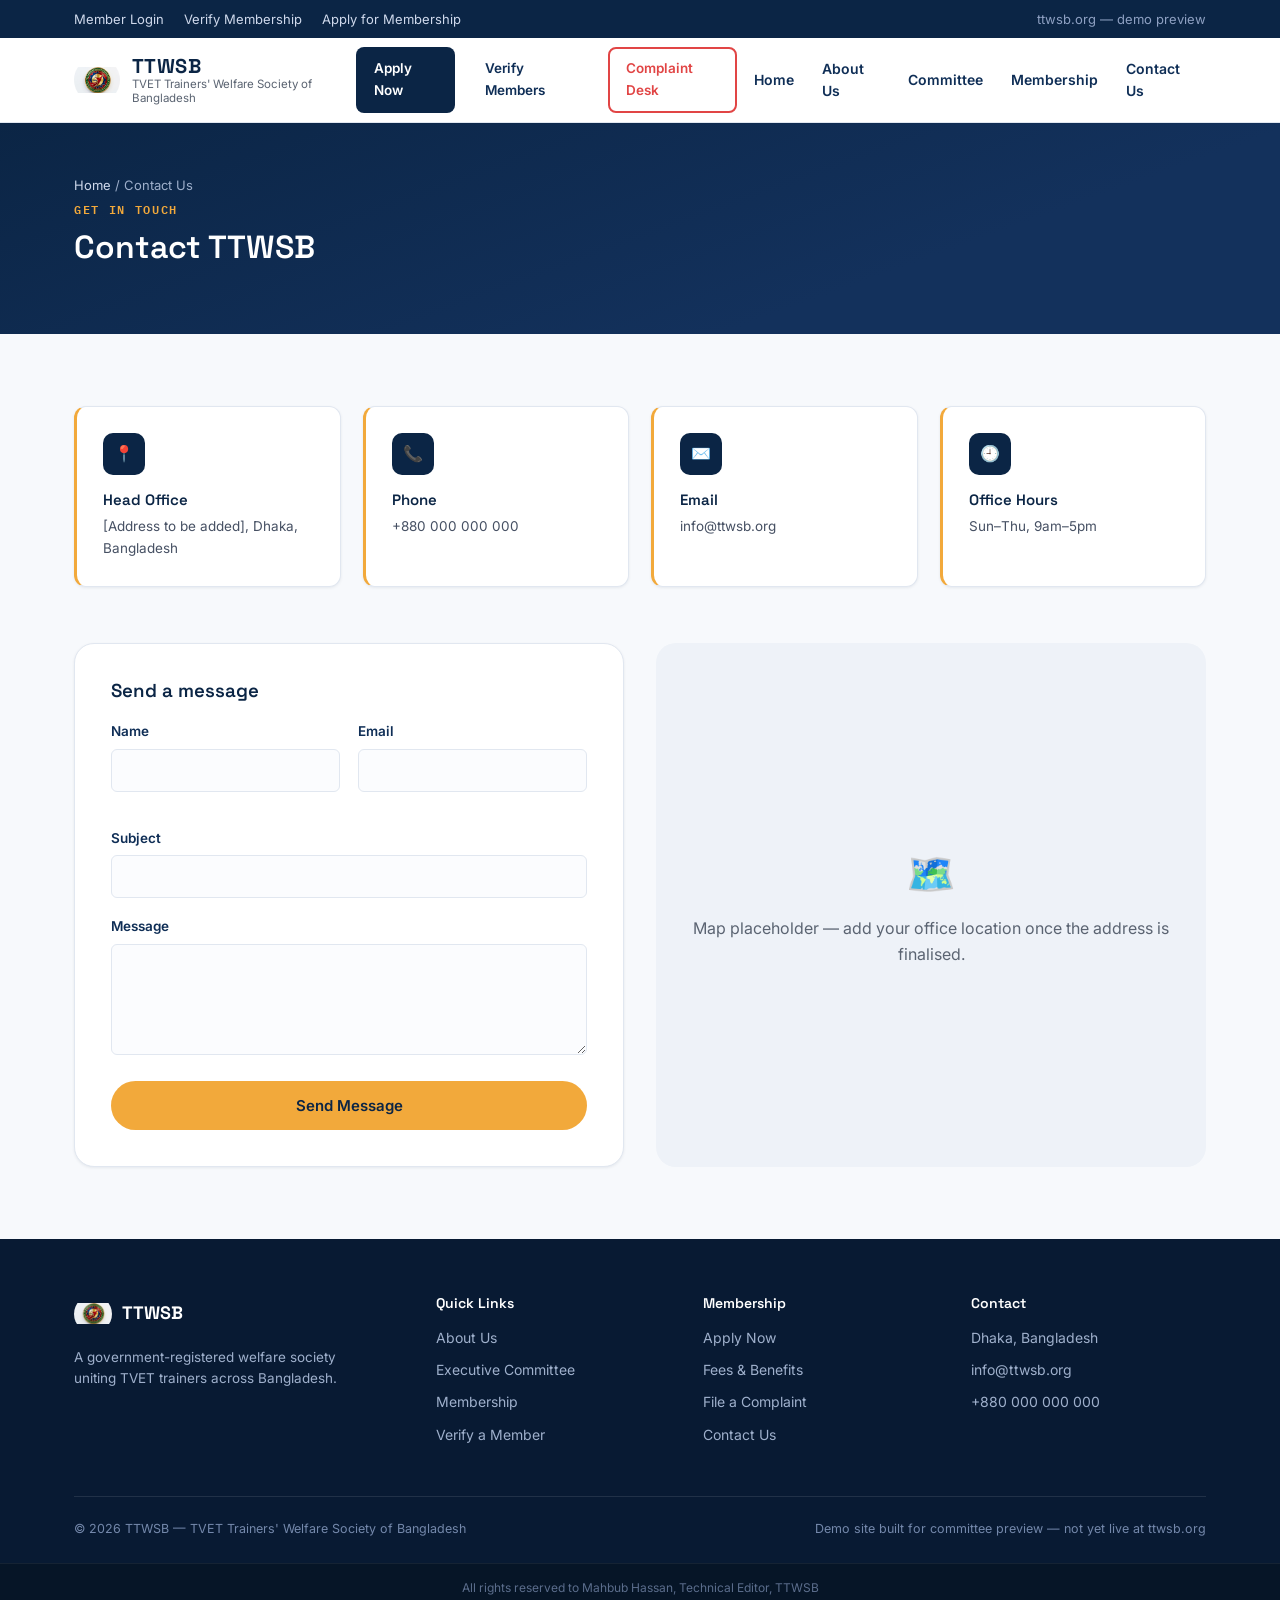
<file: contact.html>
<!DOCTYPE html>
<html lang="en">
<head>
<meta charset="UTF-8">
<meta name="viewport" content="width=device-width, initial-scale=1.0">
<title>Contact Us — TTWSB</title>
<link rel="preconnect" href="https://fonts.googleapis.com">
<link href="https://fonts.googleapis.com/css2?family=Space+Grotesk:wght@500;600;700&family=Inter:wght@400;500;600;700&family=IBM+Plex+Mono:wght@500;600&display=swap" rel="stylesheet">
<link rel="icon" type="image/png" href="assets/favicon.png">
<link rel="stylesheet" href="css/styles.css">
</head>
<body>

<div class="topbar">
  <div class="container">
    <div class="topbar-links">
      <a href="#">Member Login</a>
      <a href="verify.html">Verify Membership</a>
      <a href="apply.html">Apply for Membership</a>
    </div>
    <div class="topbar-lang">ttwsb.org — demo preview</div>
  </div>
</div>
<header class="site-header">
  <div class="container header-inner">
    <a href="index.html" class="brand">
      <span class="brand-badge">
        <img src="assets/logo.png" alt="TTWSB logo">
      </span>
      <span class="brand-text">
        <span class="acronym">TTWSB</span>
        <span class="fullname">TVET Trainers' Welfare Society of Bangladesh</span>
      </span>
    </a>
    <nav class="main-nav">
      <a href="apply.html" class="btn btn-navy nav-cta">Apply Now</a>
      <a href="verify.html" class="btn btn-outline nav-cta">Verify Members</a>
      <a href="complaint.html" class="btn btn-danger nav-cta">Complaint Desk</a>
      <a href="index.html">Home</a>
      <a href="about.html">About Us</a>
      <a href="committee.html">Committee</a>
      <a href="terms.html">Membership</a>
      <a href="contact.html">Contact Us</a>
    </nav>
    <button class="nav-toggle" aria-label="Toggle menu"><span></span><span></span><span></span></button>
  </div>
</header>

<div class="page-head">
  <div class="container">
    <div class="breadcrumb"><a href="index.html">Home</a> / Contact Us</div>
    <span class="eyebrow">Get in Touch</span>
    <h1>Contact TTWSB</h1>
  </div>
</div>

<section>
  <div class="container">
    <div class="grid-4" style="margin-bottom:56px;">
      <div class="info-card"><div class="icon">📍</div><h3 style="font-size:15px;">Head Office</h3><p style="margin-bottom:0;font-size:13.5px;">[Address to be added], Dhaka, Bangladesh</p></div>
      <div class="info-card"><div class="icon">📞</div><h3 style="font-size:15px;">Phone</h3><p style="margin-bottom:0;font-size:13.5px;">+880 000 000 000</p></div>
      <div class="info-card"><div class="icon">✉️</div><h3 style="font-size:15px;">Email</h3><p style="margin-bottom:0;font-size:13.5px;">info@ttwsb.org</p></div>
      <div class="info-card"><div class="icon">🕘</div><h3 style="font-size:15px;">Office Hours</h3><p style="margin-bottom:0;font-size:13.5px;">Sun–Thu, 9am–5pm</p></div>
    </div>

    <div class="grid-2">
      <div class="form-card">
        <h3 style="margin-bottom:20px;">Send a message</h3>
        <form id="contact-form">
          <div class="form-row">
            <div class="field"><label>Name</label><input type="text" required></div>
            <div class="field"><label>Email</label><input type="email" required></div>
          </div>
          <div class="field"><label>Subject</label><input type="text" required></div>
          <div class="field"><label>Message</label><textarea rows="5" required></textarea></div>
          <button type="submit" class="btn btn-primary btn-block">Send Message</button>
          <div id="contact-success" style="display:none;margin-top:16px;padding:14px;background:#E7F7EC;color:#1e7a45;border-radius:8px;font-size:14px;">
            ✓ Message noted — in this demo no message is actually sent. On the live site, this connects to a real inbox.
          </div>
        </form>
      </div>
      <div style="background:var(--paper-100);border-radius:var(--radius-lg);display:flex;align-items:center;justify-content:center;min-height:320px;text-align:center;padding:30px;">
        <div>
          <div style="font-size:40px;margin-bottom:10px;">🗺️</div>
          <p style="margin-bottom:0;color:var(--slate-500);">Map placeholder — add your office location once the address is finalised.</p>
        </div>
      </div>
    </div>
  </div>
</section>

<footer class="site-footer">
  <div class="container">
    <div class="footer-grid">
      <div>
        <div class="footer-brand">
          <img src="assets/logo.png" alt="TTWSB logo">
          <span class="acronym">TTWSB</span>
        </div>
        <p style="color:#9fb0cc;font-size:13.5px;max-width:280px;">A government-registered welfare society uniting TVET trainers across Bangladesh.</p>
      </div>
      <div>
        <h4>Quick Links</h4>
        <a href="about.html">About Us</a>
        <a href="committee.html">Executive Committee</a>
        <a href="terms.html">Membership</a>
        <a href="verify.html">Verify a Member</a>
      </div>
      <div>
        <h4>Membership</h4>
        <a href="apply.html">Apply Now</a>
        <a href="terms.html">Fees &amp; Benefits</a>
        <a href="complaint.html">File a Complaint</a>
        <a href="contact.html">Contact Us</a>
      </div>
      <div>
        <h4>Contact</h4>
        <a href="contact.html">Dhaka, Bangladesh</a>
        <a href="mailto:info@ttwsb.org">info@ttwsb.org</a>
        <a href="tel:+8800000000">+880 000 000 000</a>
      </div>
    </div>
    <div class="footer-bottom">
      <span>© <span data-year></span> TTWSB — TVET Trainers' Welfare Society of Bangladesh</span>
      <span>Demo site built for committee preview — not yet live at ttwsb.org</span>
    </div>
  </div>
</footer>
<div class="site-credit">All rights reserved to Mahbub Hassan, Technical Editor, TTWSB</div>

<script src="js/members-data.js"></script>
<script src="js/main.js"></script>
</body>
</html>
</file>
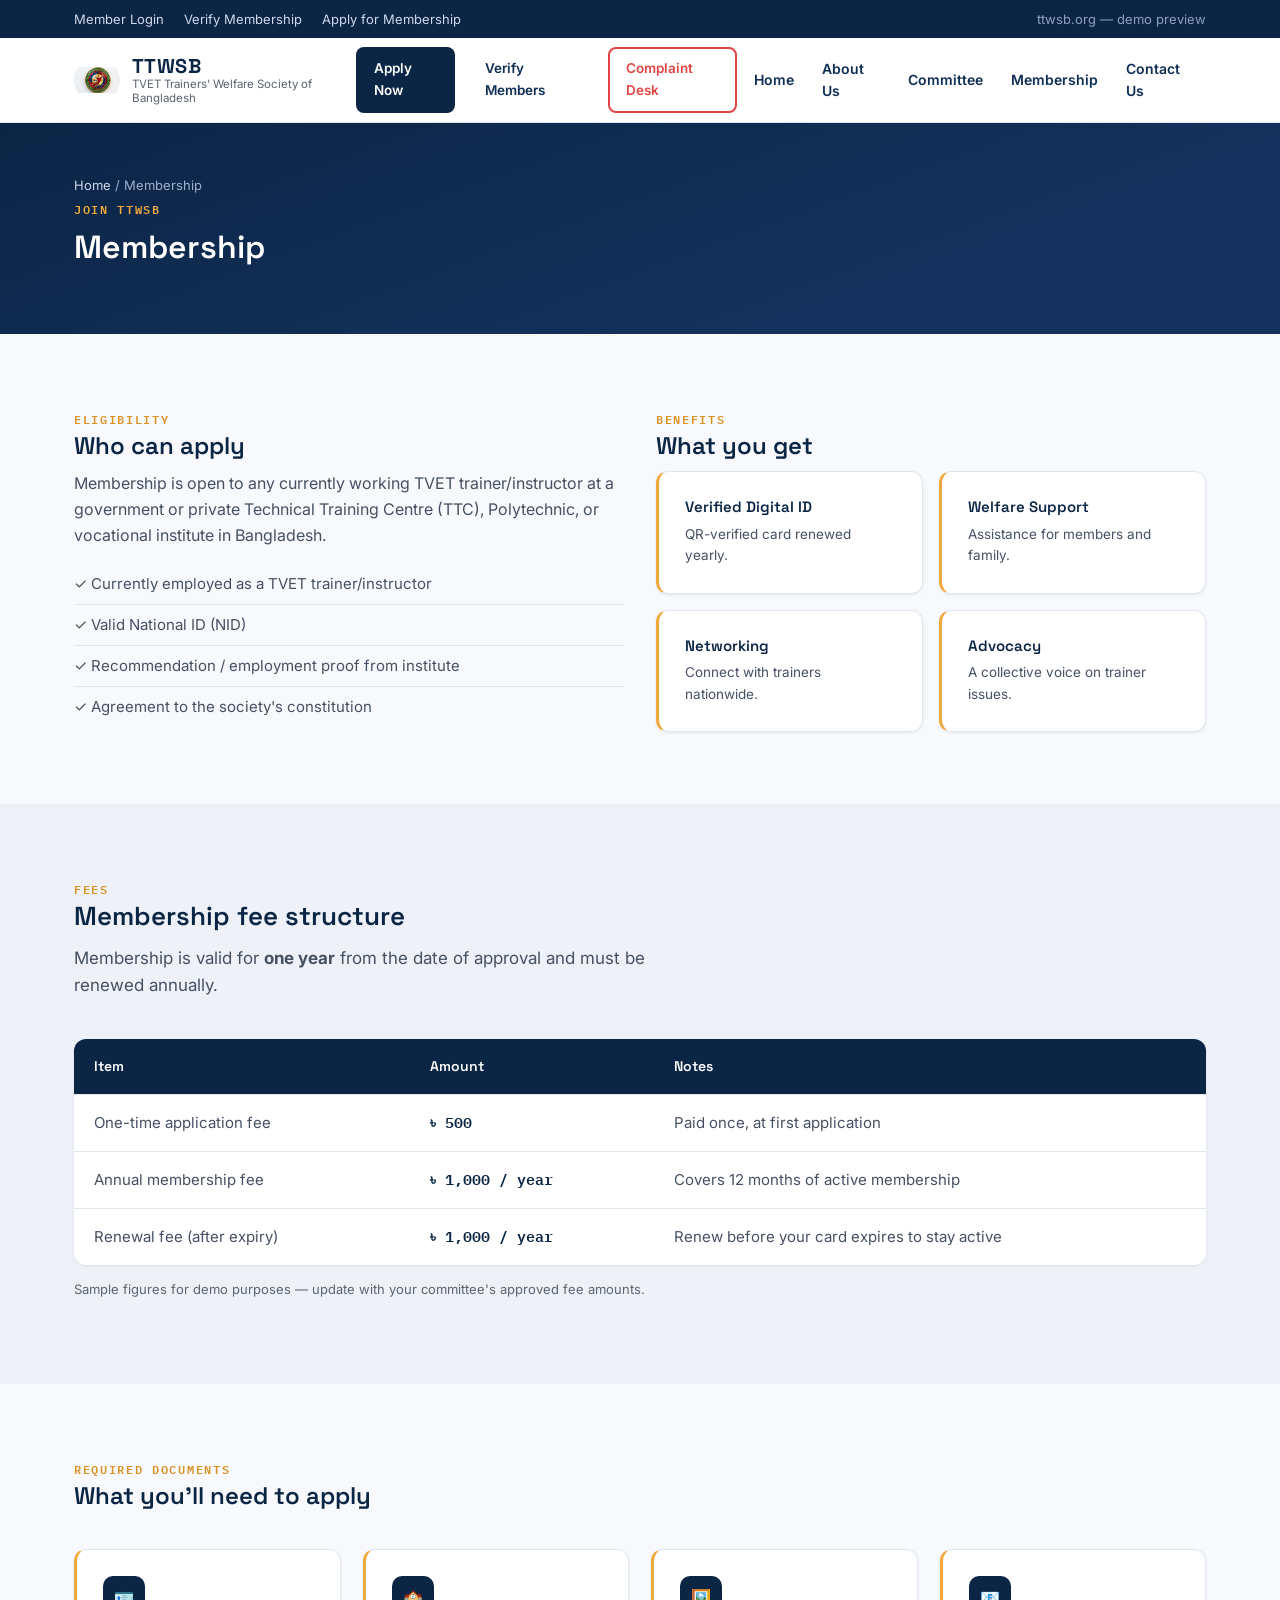
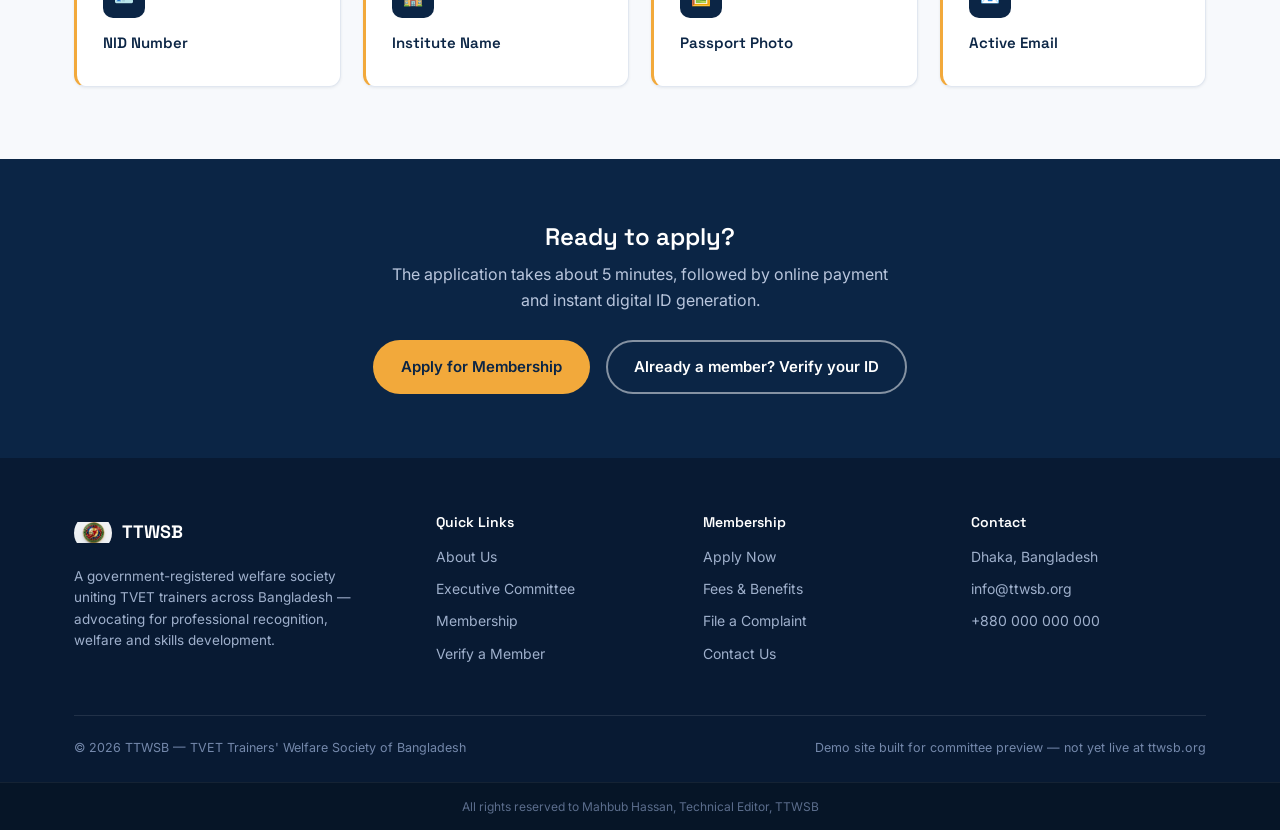
<file: membership.html>
<!DOCTYPE html>
<html lang="en">
<head>
<meta charset="UTF-8">
<meta name="viewport" content="width=device-width, initial-scale=1.0">
<title>Membership — TTWSB</title>
<link rel="preconnect" href="https://fonts.googleapis.com">
<link href="https://fonts.googleapis.com/css2?family=Space+Grotesk:wght@500;600;700&family=Inter:wght@400;500;600;700&family=IBM+Plex+Mono:wght@500;600&display=swap" rel="stylesheet">
<link rel="icon" type="image/png" href="assets/favicon.png">
<link rel="stylesheet" href="css/styles.css">
</head>
<body>

<div class="topbar">
  <div class="container">
    <div class="topbar-links">
      <a href="#">Member Login</a>
      <a href="verify.html">Verify Membership</a>
      <a href="apply.html">Apply for Membership</a>
    </div>
    <div class="topbar-lang">ttwsb.org — demo preview</div>
  </div>
</div>
<header class="site-header">
  <div class="container header-inner">
    <a href="index.html" class="brand">
      <span class="brand-badge">
        <img src="assets/logo.png" alt="TTWSB logo">
      </span>
      <span class="brand-text">
        <span class="acronym">TTWSB</span>
        <span class="fullname">TVET Trainers' Welfare Society of Bangladesh</span>
      </span>
    </a>
    <nav class="main-nav">
      <a href="apply.html" class="btn btn-navy nav-cta">Apply Now</a>
      <a href="verify.html" class="btn btn-outline nav-cta">Verify Members</a>
      <a href="complaint.html" class="btn btn-danger nav-cta">Complaint Desk</a>
      <a href="index.html">Home</a>
      <a href="about.html">About Us</a>
      <a href="committee.html">Committee</a>
      <a href="terms.html">Membership</a>
      <a href="contact.html">Contact Us</a>
    </nav>
    <button class="nav-toggle" aria-label="Toggle menu"><span></span><span></span><span></span></button>
  </div>
</header>

<div class="page-head">
  <div class="container">
    <div class="breadcrumb"><a href="index.html">Home</a> / Membership</div>
    <span class="eyebrow">Join TTWSB</span>
    <h1>Membership</h1>
  </div>
</div>

<section>
  <div class="container grid-2">
    <div>
      <span class="eyebrow">Eligibility</span>
      <h2 style="font-size:24px;">Who can apply</h2>
      <p>Membership is open to any currently working TVET trainer/instructor at a government or private Technical Training Centre (TTC), Polytechnic, or vocational institute in Bangladesh.</p>
      <ul style="list-style:none;padding:0;color:var(--slate-600);font-size:15px;">
        <li style="padding:8px 0;border-bottom:1px solid var(--line);">✓ Currently employed as a TVET trainer/instructor</li>
        <li style="padding:8px 0;border-bottom:1px solid var(--line);">✓ Valid National ID (NID)</li>
        <li style="padding:8px 0;border-bottom:1px solid var(--line);">✓ Recommendation / employment proof from institute</li>
        <li style="padding:8px 0;">✓ Agreement to the society's constitution</li>
      </ul>
    </div>
    <div>
      <span class="eyebrow">Benefits</span>
      <h2 style="font-size:24px;">What you get</h2>
      <div class="grid-2" style="gap:16px;">
        <div class="info-card"><h3 style="font-size:15px;">Verified Digital ID</h3><p style="margin-bottom:0;font-size:13.5px;">QR-verified card renewed yearly.</p></div>
        <div class="info-card"><h3 style="font-size:15px;">Welfare Support</h3><p style="margin-bottom:0;font-size:13.5px;">Assistance for members and family.</p></div>
        <div class="info-card"><h3 style="font-size:15px;">Networking</h3><p style="margin-bottom:0;font-size:13.5px;">Connect with trainers nationwide.</p></div>
        <div class="info-card"><h3 style="font-size:15px;">Advocacy</h3><p style="margin-bottom:0;font-size:13.5px;">A collective voice on trainer issues.</p></div>
      </div>
    </div>
  </div>
</section>

<section id="fees" style="background:var(--paper-100);">
  <div class="container">
    <div class="section-head">
      <span class="eyebrow">Fees</span>
      <h2 style="font-size:26px;">Membership fee structure</h2>
      <p>Membership is valid for <strong>one year</strong> from the date of approval and must be renewed annually.</p>
    </div>
    <table class="fee-table">
      <thead><tr><th>Item</th><th>Amount</th><th>Notes</th></tr></thead>
      <tbody>
        <tr><td>One-time application fee</td><td class="amount">৳ 500</td><td>Paid once, at first application</td></tr>
        <tr><td>Annual membership fee</td><td class="amount">৳ 1,000 / year</td><td>Covers 12 months of active membership</td></tr>
        <tr><td>Renewal fee (after expiry)</td><td class="amount">৳ 1,000 / year</td><td>Renew before your card expires to stay active</td></tr>
      </tbody>
    </table>
    <p style="font-size:13px;margin-top:14px;color:var(--slate-500);">Sample figures for demo purposes — update with your committee's approved fee amounts.</p>
  </div>
</section>

<section>
  <div class="container">
    <div class="section-head">
      <span class="eyebrow">Required Documents</span>
      <h2 style="font-size:24px;">What you'll need to apply</h2>
    </div>
    <div class="grid-4">
      <div class="info-card"><div class="icon">🪪</div><h3 style="font-size:15px;">NID Number</h3></div>
      <div class="info-card"><div class="icon">🏫</div><h3 style="font-size:15px;">Institute Name</h3></div>
      <div class="info-card"><div class="icon">🖼️</div><h3 style="font-size:15px;">Passport Photo</h3></div>
      <div class="info-card"><div class="icon">📧</div><h3 style="font-size:15px;">Active Email</h3></div>
    </div>
  </div>
</section>

<section class="cta-band">
  <div class="container">
    <h2>Ready to apply?</h2>
    <p>The application takes about 5 minutes, followed by online payment and instant digital ID generation.</p>
    <a href="apply.html" class="btn btn-primary">Apply for Membership</a>
    <a href="verify.html" class="btn btn-outline" style="margin-left:12px;">Already a member? Verify your ID</a>
  </div>
</section>

<footer class="site-footer">
  <div class="container">
    <div class="footer-grid">
      <div>
        <div class="footer-brand">
          <img src="assets/logo.png" alt="TTWSB logo">
          <span class="acronym">TTWSB</span>
        </div>
        <p style="color:#9fb0cc;font-size:13.5px;max-width:280px;">A government-registered welfare society uniting TVET trainers across Bangladesh — advocating for professional recognition, welfare and skills development.</p>
      </div>
      <div>
        <h4>Quick Links</h4>
        <a href="about.html">About Us</a>
        <a href="committee.html">Executive Committee</a>
        <a href="terms.html">Membership</a>
        <a href="verify.html">Verify a Member</a>
      </div>
      <div>
        <h4>Membership</h4>
        <a href="apply.html">Apply Now</a>
        <a href="terms.html">Fees &amp; Benefits</a>
        <a href="complaint.html">File a Complaint</a>
        <a href="contact.html">Contact Us</a>
      </div>
      <div>
        <h4>Contact</h4>
        <a href="contact.html">Dhaka, Bangladesh</a>
        <a href="mailto:info@ttwsb.org">info@ttwsb.org</a>
        <a href="tel:+8800000000">+880 000 000 000</a>
      </div>
    </div>
    <div class="footer-bottom">
      <span>© <span data-year></span> TTWSB — TVET Trainers' Welfare Society of Bangladesh</span>
      <span>Demo site built for committee preview — not yet live at ttwsb.org</span>
    </div>
  </div>
</footer>
<div class="site-credit">All rights reserved to Mahbub Hassan, Technical Editor, TTWSB</div>

<script src="js/members-data.js"></script>
<script src="js/main.js"></script>
</body>
</html>
</file>
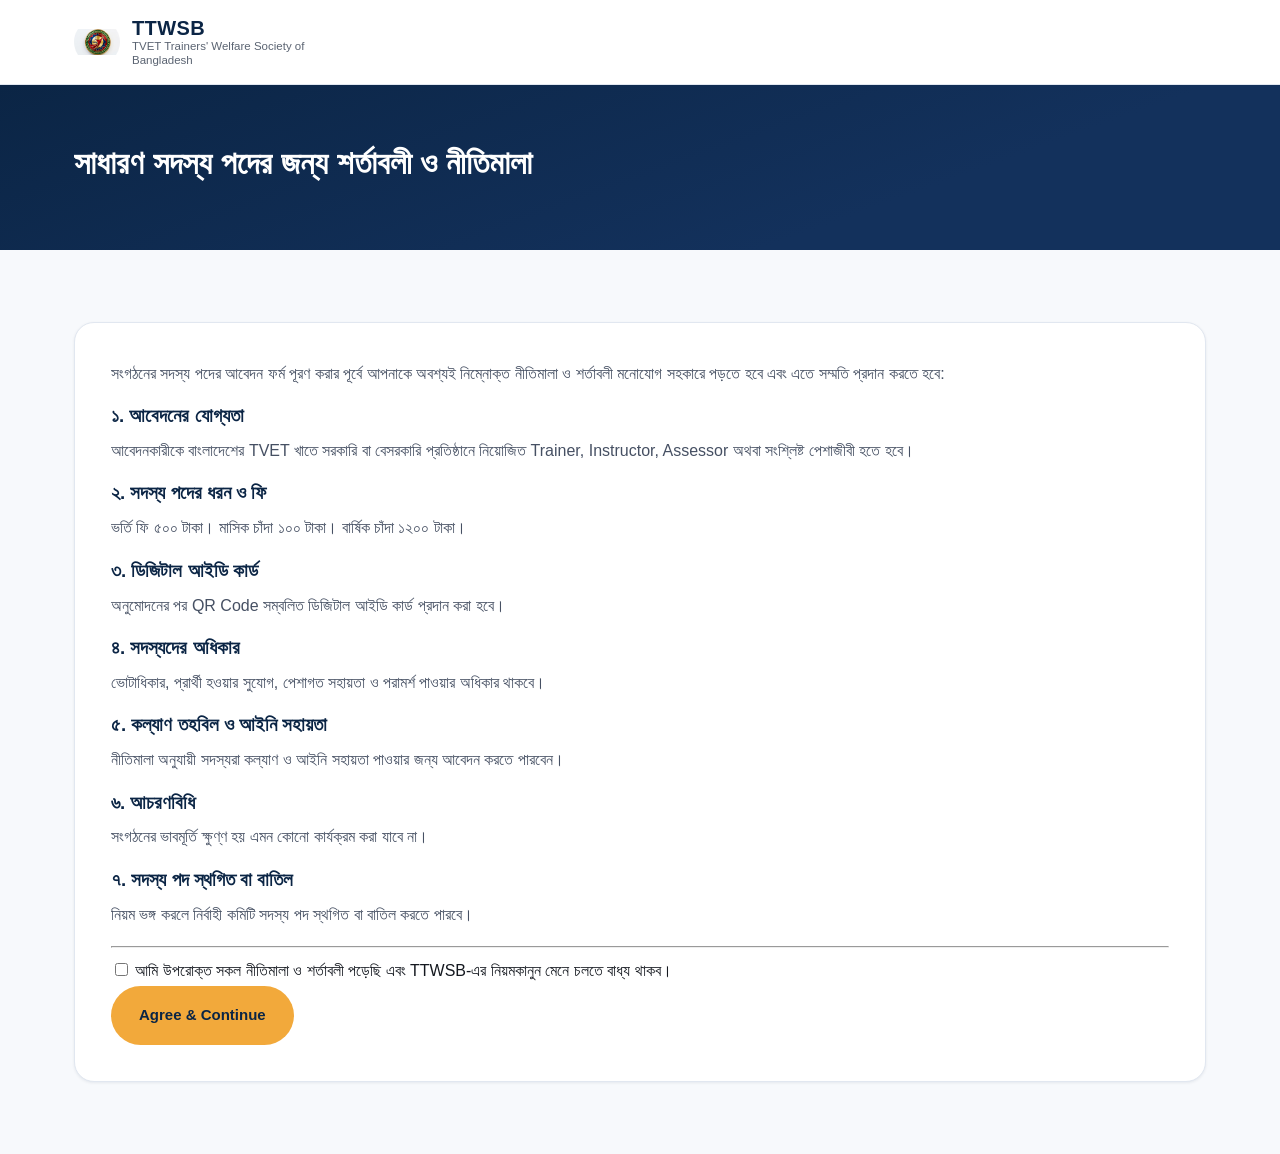
<file: terms.html>
<!DOCTYPE html><html lang="bn"><head><meta charset="UTF-8"><meta name="viewport" content="width=device-width, initial-scale=1.0"><title>সদস্য পদের শর্তাবলী — TTWSB</title><link rel="stylesheet" href="css/styles.css"></head><body><header class="site-header"><div class="container header-inner"><a class="brand" href="index.html"><span class="brand-badge"><img src="assets/logo.png"></span><span class="brand-text"><span class="acronym">TTWSB</span><span class="fullname">TVET Trainers' Welfare Society of Bangladesh</span></span></a></div></header><section class="page-head"><div class="container"><h1>সাধারণ সদস্য পদের জন্য শর্তাবলী ও নীতিমালা</h1></div></section><section><div class="container"><div class="form-card" style="line-height:1.9"><p>সংগঠনের সদস্য পদের আবেদন ফর্ম পূরণ করার পূর্বে আপনাকে অবশ্যই নিম্নোক্ত নীতিমালা ও শর্তাবলী মনোযোগ সহকারে পড়তে হবে এবং এতে সম্মতি প্রদান করতে হবে:</p><h3>১. আবেদনের যোগ্যতা</h3><p>আবেদনকারীকে বাংলাদেশের TVET খাতে সরকারি বা বেসরকারি প্রতিষ্ঠানে নিয়োজিত Trainer, Instructor, Assessor অথবা সংশ্লিষ্ট পেশাজীবী হতে হবে।</p><h3>২. সদস্য পদের ধরন ও ফি</h3><p>ভর্তি ফি ৫০০ টাকা। মাসিক চাঁদা ১০০ টাকা। বার্ষিক চাঁদা ১২০০ টাকা।</p><h3>৩. ডিজিটাল আইডি কার্ড</h3><p>অনুমোদনের পর QR Code সম্বলিত ডিজিটাল আইডি কার্ড প্রদান করা হবে।</p><h3>৪. সদস্যদের অধিকার</h3><p>ভোটাধিকার, প্রার্থী হওয়ার সুযোগ, পেশাগত সহায়তা ও পরামর্শ পাওয়ার অধিকার থাকবে।</p><h3>৫. কল্যাণ তহবিল ও আইনি সহায়তা</h3><p>নীতিমালা অনুযায়ী সদস্যরা কল্যাণ ও আইনি সহায়তা পাওয়ার জন্য আবেদন করতে পারবেন।</p><h3>৬. আচরণবিধি</h3><p>সংগঠনের ভাবমূর্তি ক্ষুণ্ণ হয় এমন কোনো কার্যক্রম করা যাবে না।</p><h3>৭. সদস্য পদ স্থগিত বা বাতিল</h3><p>নিয়ম ভঙ্গ করলে নির্বাহী কমিটি সদস্য পদ স্থগিত বা বাতিল করতে পারবে।</p><hr><label><input type="checkbox"> আমি উপরোক্ত সকল নীতিমালা ও শর্তাবলী পড়েছি এবং TTWSB-এর নিয়মকানুন মেনে চলতে বাধ্য থাকব।</label><br><a class="btn btn-primary" href="apply.html">Agree &amp; Continue</a></div></div></section></body></html>
</file>
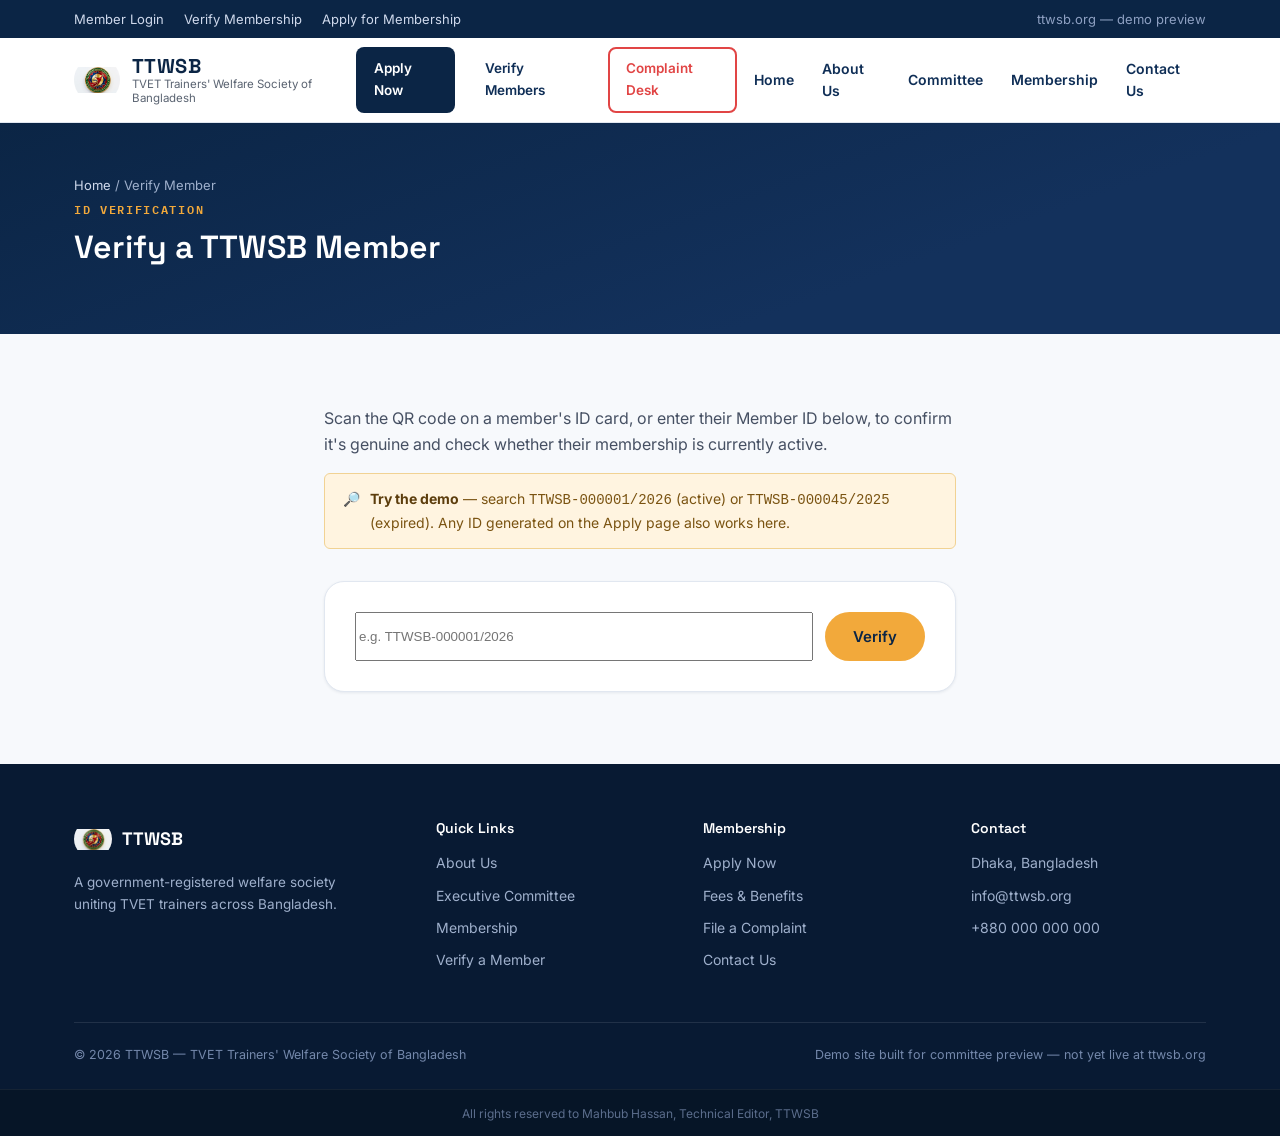
<file: verify.html>
<!DOCTYPE html>
<html lang="en">
<head>
<meta charset="UTF-8">
<meta name="viewport" content="width=device-width, initial-scale=1.0">
<title>Verify a Member — TTWSB</title>
<link rel="preconnect" href="https://fonts.googleapis.com">
<link href="https://fonts.googleapis.com/css2?family=Space+Grotesk:wght@500;600;700&family=Inter:wght@400;500;600;700&family=IBM+Plex+Mono:wght@500;600&display=swap" rel="stylesheet">
<link rel="icon" type="image/png" href="assets/favicon.png">
<link rel="stylesheet" href="css/styles.css">
</head>
<body>

<div class="topbar">
  <div class="container">
    <div class="topbar-links">
      <a href="#">Member Login</a>
      <a href="verify.html">Verify Membership</a>
      <a href="apply.html">Apply for Membership</a>
    </div>
    <div class="topbar-lang">ttwsb.org — demo preview</div>
  </div>
</div>
<header class="site-header">
  <div class="container header-inner">
    <a href="index.html" class="brand">
      <span class="brand-badge">
        <img src="assets/logo.png" alt="TTWSB logo">
      </span>
      <span class="brand-text">
        <span class="acronym">TTWSB</span>
        <span class="fullname">TVET Trainers' Welfare Society of Bangladesh</span>
      </span>
    </a>
    <nav class="main-nav">
      <a href="apply.html" class="btn btn-navy nav-cta">Apply Now</a>
      <a href="verify.html" class="btn btn-outline nav-cta">Verify Members</a>
      <a href="complaint.html" class="btn btn-danger nav-cta">Complaint Desk</a>
      <a href="index.html">Home</a>
      <a href="about.html">About Us</a>
      <a href="committee.html">Committee</a>
      <a href="terms.html">Membership</a>
      <a href="contact.html">Contact Us</a>
    </nav>
    <button class="nav-toggle" aria-label="Toggle menu"><span></span><span></span><span></span></button>
  </div>
</header>

<div class="page-head">
  <div class="container">
    <div class="breadcrumb"><a href="index.html">Home</a> / Verify Member</div>
    <span class="eyebrow">ID Verification</span>
    <h1>Verify a TTWSB Member</h1>
  </div>
</div>

<section>
  <div class="container" style="max-width:680px;">
    <p>Scan the QR code on a member's ID card, or enter their Member ID below, to confirm it's genuine and check whether their membership is currently active.</p>

    <div class="demo-banner">
      <span>🔎</span>
      <div><strong>Try the demo</strong> — search <code>TTWSB-000001/2026</code> (active) or <code>TTWSB-000045/2025</code> (expired). Any ID generated on the Apply page also works here.</div>
    </div>

    <div class="verify-box">
      <div class="verify-search">
        <input id="verify-input" type="text" placeholder="e.g. TTWSB-000001/2026">
        <button id="verify-btn" class="btn btn-primary">Verify</button>
      </div>

      <div class="verify-not-found" id="verify-not-found">
        ✗ No matching member record found. Please check the ID and try again.
      </div>

      <div class="verify-result" id="verify-result">
        <div style="display:flex;gap:16px;align-items:center;margin-bottom:18px;">
          <div class="person-avatar" id="v-initials" style="margin:0;">—</div>
          <div>
            <h3 style="margin-bottom:2px;" id="v-name">—</h3>
            <span id="v-status" class="id-card-status status-active">ACTIVE</span>
          </div>
        </div>
        <table class="fee-table">
          <tbody>
            <tr><td>Member ID</td><td id="v-id" class="amount">—</td></tr>
            <tr><td>Membership Type</td><td id="v-role">—</td></tr>
            <tr><td>Institute</td><td id="v-institute">—</td></tr>
            <tr><td>Trade</td><td id="v-trade">—</td></tr>
            <tr><td>Valid Till</td><td id="v-valid">—</td></tr>
          </tbody>
        </table>
      </div>
    </div>
  </div>
</section>

<footer class="site-footer">
  <div class="container">
    <div class="footer-grid">
      <div>
        <div class="footer-brand">
          <img src="assets/logo.png" alt="TTWSB logo">
          <span class="acronym">TTWSB</span>
        </div>
        <p style="color:#9fb0cc;font-size:13.5px;max-width:280px;">A government-registered welfare society uniting TVET trainers across Bangladesh.</p>
      </div>
      <div>
        <h4>Quick Links</h4>
        <a href="about.html">About Us</a>
        <a href="committee.html">Executive Committee</a>
        <a href="terms.html">Membership</a>
        <a href="verify.html">Verify a Member</a>
      </div>
      <div>
        <h4>Membership</h4>
        <a href="apply.html">Apply Now</a>
        <a href="terms.html">Fees &amp; Benefits</a>
        <a href="complaint.html">File a Complaint</a>
        <a href="contact.html">Contact Us</a>
      </div>
      <div>
        <h4>Contact</h4>
        <a href="contact.html">Dhaka, Bangladesh</a>
        <a href="mailto:info@ttwsb.org">info@ttwsb.org</a>
        <a href="tel:+8800000000">+880 000 000 000</a>
      </div>
    </div>
    <div class="footer-bottom">
      <span>© <span data-year></span> TTWSB — TVET Trainers' Welfare Society of Bangladesh</span>
      <span>Demo site built for committee preview — not yet live at ttwsb.org</span>
    </div>
  </div>
</footer>
<div class="site-credit">All rights reserved to Mahbub Hassan, Technical Editor, TTWSB</div>

<script src="js/members-data.js"></script>
<script src="js/main.js"></script>
</body>
</html>
</file>
<file: css/styles.css>
/* =========================================================
   TTWSB — TVET Trainers' Welfare Society of Bangladesh
   Design tokens
   ========================================================= */
:root{
  --navy-900:#0B2545;
  --navy-800:#0F2E56;
  --navy-700:#13315C;
  --navy-600:#1B4079;
  --amber-500:#F2A93B;
  --amber-600:#DB9224;
  --teal-400:#2EC4B6;
  --green-600:#2E9E5B;
  --red-500:#E14545;
  --paper-50:#F7F9FC;
  --paper-100:#EEF2F8;
  --ink-900:#14181F;
  --slate-600:#465063;
  --slate-500:#5B6472;
  --slate-300:#C7CEDA;
  --line:#E1E7F0;
  --radius-sm:6px;
  --radius-md:12px;
  --radius-lg:20px;
  --shadow-sm:0 1px 3px rgba(11,37,69,.08);
  --shadow-md:0 8px 24px rgba(11,37,69,.12);
  --shadow-lg:0 20px 48px rgba(11,37,69,.22);
  --font-display:'Space Grotesk',sans-serif;
  --font-body:'Inter',sans-serif;
  --font-mono:'IBM Plex Mono',monospace;
}

*,*::before,*::after{box-sizing:border-box;}
html{scroll-behavior:smooth;}
body{
  margin:0;
  font-family:var(--font-body);
  color:var(--ink-900);
  background:var(--paper-50);
  line-height:1.6;
  -webkit-font-smoothing:antialiased;
}
h1,h2,h3,h4{
  font-family:var(--font-display);
  color:var(--navy-900);
  line-height:1.15;
  margin:0 0 .5em;
  font-weight:600;
}
p{margin:0 0 1em;color:var(--slate-600);}
a{color:var(--navy-700);text-decoration:none;}
img{max-width:100%;display:block;}
ul{margin:0;padding:0;}
.container{max-width:1180px;margin:0 auto;padding:0 24px;}
.eyebrow{
  font-family:var(--font-mono);
  text-transform:uppercase;
  letter-spacing:.14em;
  font-size:12px;
  color:var(--amber-600);
  font-weight:600;
}
section{padding:72px 0;}
.section-head{max-width:640px;margin-bottom:40px;}
.section-head p{font-size:17px;}
:focus-visible{outline:3px solid var(--teal-400);outline-offset:2px;}

/* Buttons */
.btn{
  display:inline-flex;align-items:center;justify-content:center;gap:8px;
  padding:13px 26px;border-radius:999px;font-weight:600;font-size:15px;
  border:2px solid transparent;cursor:pointer;transition:transform .15s ease,box-shadow .15s ease,background .15s ease;
  font-family:var(--font-body);
}
.btn-primary{background:var(--amber-500);color:var(--navy-900);}
.btn-primary:hover{background:var(--amber-600);transform:translateY(-2px);box-shadow:var(--shadow-md);}
.btn-outline{background:transparent;border-color:rgba(255,255,255,.5);color:#fff;}
.btn-outline:hover{background:rgba(255,255,255,.12);}
.btn-navy{background:var(--navy-900);color:#fff;}
.btn-navy:hover{background:var(--navy-700);transform:translateY(-2px);}
.btn-danger{background:transparent;border-color:var(--red-500);color:var(--red-500);}
.btn-danger:hover{background:var(--red-500);color:#fff;transform:translateY(-2px);}
nav.main-nav a.btn-danger{color:var(--red-500);}
nav.main-nav a.btn-danger:hover{color:#fff;background:var(--red-500);}
.btn-block{width:100%;}
.btn:disabled{opacity:.55;cursor:not-allowed;transform:none !important;}

/* =========================================================
   Top utility bar + header
   ========================================================= */
.topbar{background:var(--navy-900);color:#cfd9ec;font-size:13px;}
.topbar .container{display:flex;justify-content:space-between;align-items:center;height:38px;}
.topbar-links{display:flex;gap:20px;}
.topbar-links a{color:#cfd9ec;}
.topbar-links a:hover{color:var(--amber-500);}
.topbar-lang{display:flex;gap:10px;color:#8ea0c2;}

header.site-header{
  background:#fff;border-bottom:1px solid var(--line);
  position:sticky;top:0;z-index:50;box-shadow:0 1px 0 rgba(11,37,69,.04);
}
.header-inner{display:flex;align-items:center;justify-content:space-between;height:84px;}
.brand{display:flex;align-items:center;gap:12px;}
.brand-badge{flex:none;}
.brand-text{line-height:1.2;}
.brand-text .acronym{font-family:var(--font-display);font-weight:700;font-size:20px;color:var(--navy-900);letter-spacing:.02em;}
.brand-text .fullname{font-size:11.5px;color:var(--slate-500);max-width:230px;display:block;}

nav.main-nav{display:flex;align-items:center;gap:6px;}
nav.main-nav a{
  font-weight:600;font-size:14px;color:var(--navy-800);padding:9px 11px;border-radius:8px;
}
nav.main-nav a:hover{background:var(--paper-100);color:var(--navy-900);}
nav.main-nav a.active{color:var(--navy-900);background:var(--paper-100);}
.nav-cta{margin-left:6px;padding:9px 16px !important;font-size:13.5px !important;}
nav.main-nav a.btn-navy{color:#fff;}
nav.main-nav a.btn-navy:hover{color:#fff;background:var(--navy-700);}

/* Logo image (replaces the generated monogram) */
.brand-badge img{display:block;width:46px;height:46px;object-fit:contain;border-radius:50%;}
.footer-brand img{display:block;width:38px;height:38px;object-fit:contain;border-radius:50%;}
.id-card-badge-img{width:26px;height:26px;object-fit:contain;border-radius:50%;}

/* Committee member photo (falls back to initials avatar if no photo) */
.person-photo{
  width:74px;height:74px;border-radius:50%;object-fit:cover;margin:0 auto 14px;
  border:2px solid var(--paper-100);box-shadow:var(--shadow-sm);display:block;
}
.person-card.lead .person-photo{width:88px;height:88px;}
.person-mobile{font-family:var(--font-mono);font-size:11.5px;color:var(--slate-500);margin-top:4px;}
.group-heading{display:flex;align-items:center;gap:10px;margin:0 0 22px;}
.group-heading .badge-count{
  font-family:var(--font-mono);font-size:12px;background:var(--navy-900);color:var(--amber-500);
  padding:3px 10px;border-radius:999px;
}

/* Site credit line under the footer */
.site-credit{
  text-align:center;font-size:12px;color:#5b6d8c;padding:14px 0;background:#061527;
  border-top:1px solid rgba(255,255,255,.06);
}
.nav-toggle{display:none;background:none;border:none;cursor:pointer;padding:6px;}
.nav-toggle span{display:block;width:24px;height:2.5px;background:var(--navy-900);margin:5px 0;border-radius:2px;}

/* =========================================================
   Hero
   ========================================================= */
.hero{
  background:radial-gradient(1200px 500px at 85% -10%,rgba(46,196,182,.25),transparent),
             linear-gradient(160deg,var(--navy-900),var(--navy-700) 70%);
  color:#fff;position:relative;overflow:hidden;padding:88px 0 60px;
}
.hero::before{
  content:"";position:absolute;inset:0;opacity:.10;pointer-events:none;
  background-image:
    repeating-linear-gradient(0deg,transparent,transparent 38px,rgba(255,255,255,.5) 38px,rgba(255,255,255,.5) 39px),
    repeating-linear-gradient(90deg,transparent,transparent 38px,rgba(255,255,255,.5) 38px,rgba(255,255,255,.5) 39px);
  mask-image:radial-gradient(circle at 80% 20%,black,transparent 60%);
}
.hero-grid{display:grid;grid-template-columns:1.1fr .9fr;gap:40px;align-items:center;position:relative;}
.hero h1{color:#fff;font-size:44px;margin:14px 0 18px;}
.hero p.lead{color:#cfd9ec;font-size:18px;max-width:520px;}
.hero-ctas{display:flex;gap:14px;margin-top:28px;flex-wrap:wrap;}
.stat-strip{display:flex;gap:0;margin-top:56px;border-top:1px solid rgba(255,255,255,.16);padding-top:28px;flex-wrap:wrap;}
.stat{flex:1;min-width:130px;padding-right:20px;}
.stat .num{font-family:var(--font-display);font-size:30px;font-weight:700;color:var(--amber-500);}
.stat .label{font-size:12.5px;color:#a9b8d4;text-transform:uppercase;letter-spacing:.06em;}

/* =========================================================
   ID / Membership badge card — signature element
   ========================================================= */
.id-card{
  width:100%;max-width:360px;background:linear-gradient(155deg,#0F2E56,#183a68 60%,#0B2545);
  border-radius:18px;padding:22px 22px 20px;color:#fff;position:relative;
  box-shadow:var(--shadow-lg);border:1px solid rgba(255,255,255,.08);
}
.id-card::before{
  content:"";position:absolute;top:-9px;left:24px;right:24px;height:18px;
  background-image:radial-gradient(circle,var(--paper-50) 5px,transparent 5.5px);
  background-size:18px 18px;background-repeat:repeat-x;background-position:0 0;
  opacity:.9;
}
.id-card-top{display:flex;justify-content:space-between;align-items:flex-start;margin-bottom:18px;}
.id-card-org{font-family:var(--font-mono);font-size:10.5px;letter-spacing:.08em;color:var(--amber-500);text-transform:uppercase;}
.id-card-badge-icon{width:30px;height:30px;}
.id-card-photo{
  width:64px;height:64px;border-radius:12px;background:rgba(255,255,255,.12);
  display:flex;align-items:center;justify-content:center;font-family:var(--font-display);
  font-size:22px;font-weight:700;color:#fff;border:1px solid rgba(255,255,255,.25);flex:none;
}
.id-card-body{display:flex;gap:14px;align-items:center;margin-bottom:16px;}
.id-card-name{font-family:var(--font-display);font-size:19px;font-weight:700;}
.id-card-role{font-size:12.5px;color:#b9c6dd;margin-top:2px;}
.id-card-meta{font-family:var(--font-mono);font-size:12px;color:#cfd9ec;display:flex;justify-content:space-between;border-top:1px dashed rgba(255,255,255,.25);padding-top:12px;margin-top:4px;}
.id-card-status{
  display:inline-flex;align-items:center;gap:6px;font-family:var(--font-mono);font-size:11px;
  padding:4px 10px;border-radius:999px;font-weight:600;letter-spacing:.03em;
}
.status-active{background:rgba(46,158,91,.18);color:#5ee08c;}
.status-inactive{background:rgba(225,69,69,.18);color:#ff8f8f;}
.id-card-qr{background:#fff;border-radius:10px;padding:8px;flex:none;}
.id-card-float{position:relative;justify-self:end;}
.id-card-float .id-card{transform:rotate(3deg);}
.id-card-float::after{
  content:"";position:absolute;width:110px;height:110px;background:var(--amber-500);
  border-radius:50%;filter:blur(60px);opacity:.35;top:-20px;right:-20px;z-index:-1;
}

/* =========================================================
   Notice board
   ========================================================= */
.notice-strip{background:var(--paper-100);border-top:1px solid var(--line);border-bottom:1px solid var(--line);}
.notice-strip .container{padding-top:0;padding-bottom:0;}
.notice-list{padding:0;list-style:none;}
.notice-list li{
  display:flex;gap:18px;align-items:baseline;padding:16px 0;border-bottom:1px solid var(--line);
}
.notice-list li:last-child{border-bottom:none;}
.notice-date{
  font-family:var(--font-mono);font-size:12px;color:var(--navy-700);background:#fff;border:1px solid var(--line);
  padding:4px 9px;border-radius:6px;flex:none;
}
.notice-list a{font-weight:600;color:var(--navy-900);}
.notice-list a:hover{color:var(--amber-600);}
.notice-tag{
  font-family:var(--font-mono);font-size:10.5px;text-transform:uppercase;letter-spacing:.05em;
  color:var(--teal-400);flex:none;
}

/* =========================================================
   Cards / grids
   ========================================================= */
.grid-3{display:grid;grid-template-columns:repeat(3,1fr);gap:24px;}
.grid-4{display:grid;grid-template-columns:repeat(4,1fr);gap:22px;}
.grid-2{display:grid;grid-template-columns:1fr 1fr;gap:32px;}

.info-card{
  background:#fff;border:1px solid var(--line);border-left:3px solid var(--amber-500);
  border-radius:var(--radius-md);padding:26px;box-shadow:var(--shadow-sm);
}
.info-card h3{font-size:18px;margin-bottom:8px;}
.info-card .icon{
  width:42px;height:42px;border-radius:10px;background:var(--navy-900);color:var(--amber-500);
  display:flex;align-items:center;justify-content:center;margin-bottom:16px;
}

.person-card{
  background:#fff;border:1px solid var(--line);border-radius:var(--radius-md);
  padding:20px;text-align:center;box-shadow:var(--shadow-sm);transition:transform .15s ease,box-shadow .15s ease;
}
.person-card:hover{transform:translateY(-3px);box-shadow:var(--shadow-md);}
.person-avatar{
  width:74px;height:74px;border-radius:50%;background:var(--navy-900);color:var(--amber-500);
  display:flex;align-items:center;justify-content:center;margin:0 auto 14px;font-family:var(--font-display);
  font-weight:700;font-size:22px;
}
.person-card h4{font-size:15.5px;margin-bottom:2px;color:var(--navy-900);}
.person-card .role{font-size:12.5px;color:var(--amber-600);font-weight:600;margin-bottom:4px;}
.person-card .loc{font-size:12px;color:var(--slate-500);}
.person-card.lead{padding:28px 22px;border-left:3px solid var(--amber-500);}
.person-card.lead .person-avatar{width:88px;height:88px;font-size:26px;}

.demo-banner{
  background:#FFF4E0;border:1px solid #F1D293;color:#7A5311;border-radius:var(--radius-sm);
  padding:14px 18px;font-size:14px;display:flex;gap:10px;align-items:flex-start;margin-bottom:32px;
}
.demo-banner strong{color:#5c3d0c;}

/* =========================================================
   Tables / fee
   ========================================================= */
.fee-table{width:100%;border-collapse:collapse;background:#fff;border-radius:var(--radius-md);overflow:hidden;box-shadow:var(--shadow-sm);}
.fee-table th,.fee-table td{text-align:left;padding:16px 20px;border-bottom:1px solid var(--line);}
.fee-table th{background:var(--navy-900);color:#fff;font-family:var(--font-display);font-weight:600;font-size:14px;}
.fee-table td{font-size:15px;color:var(--slate-600);}
.fee-table tr:last-child td{border-bottom:none;}
.fee-table .amount{font-family:var(--font-mono);font-weight:600;color:var(--navy-900);}

/* =========================================================
   Forms
   ========================================================= */
.form-card{background:#fff;border:1px solid var(--line);border-radius:var(--radius-lg);padding:36px;box-shadow:var(--shadow-sm);}
.form-row{display:grid;grid-template-columns:1fr 1fr;gap:18px;margin-bottom:18px;}
.field{margin-bottom:18px;}
.field label{display:block;font-size:13.5px;font-weight:600;color:var(--navy-800);margin-bottom:6px;}
.field .hint{font-size:12px;color:var(--slate-500);margin-top:5px;}
.radio-inline{display:flex;gap:22px;padding:4px 0;}
.radio-inline label{display:flex;align-items:center;gap:7px;font-size:14.5px;color:var(--ink-900);font-weight:500;cursor:pointer;}
.radio-inline input{width:auto;accent-color:var(--navy-900);}
.confidential-note{
  display:flex;gap:10px;align-items:flex-start;background:#EEF6FF;border:1px solid #CFE3F7;
  color:#1B4079;border-radius:var(--radius-sm);padding:14px 18px;font-size:13.5px;margin-bottom:24px;
}
.field input,.field select,.field textarea{
  width:100%;padding:12px 14px;border:1.5px solid var(--line);border-radius:var(--radius-sm);
  font-family:var(--font-body);font-size:14.5px;color:var(--ink-900);background:#fbfcfe;
}
.field input:focus,.field select:focus,.field textarea:focus{border-color:var(--teal-400);outline:none;background:#fff;}
.steps{display:flex;gap:0;margin-bottom:36px;}
.step{flex:1;text-align:center;position:relative;font-family:var(--font-mono);font-size:12.5px;color:var(--slate-500);}
.step::before{
  content:attr(data-n);display:flex;align-items:center;justify-content:center;
  width:30px;height:30px;border-radius:50%;background:#fff;border:2px solid var(--line);
  margin:0 auto 8px;font-weight:700;color:var(--slate-500);
}
.step.active::before{border-color:var(--amber-500);background:var(--amber-500);color:var(--navy-900);}
.step.done::before{border-color:var(--green-600);background:var(--green-600);color:#fff;content:"✓";}
.step.active{color:var(--navy-900);font-weight:700;}

.pay-methods{display:grid;grid-template-columns:repeat(3,1fr);gap:14px;margin-bottom:24px;}
.pay-method{
  border:1.5px solid var(--line);border-radius:var(--radius-md);padding:16px;text-align:center;cursor:pointer;
  transition:border-color .15s ease,background .15s ease;
}
.pay-method:hover{border-color:var(--amber-500);}
.pay-method input{display:none;}
.pay-method.selected{border-color:var(--amber-500);background:#FFF8EC;}
.pay-method .pm-name{font-weight:700;font-size:14px;color:var(--navy-900);margin-top:6px;}

.result-panel{display:none;text-align:center;padding:20px 0;}
.result-panel.show{display:block;}
.check-badge{
  width:64px;height:64px;border-radius:50%;background:#E7F7EC;color:var(--green-600);
  display:flex;align-items:center;justify-content:center;margin:0 auto 18px;font-size:30px;
}

/* Verify page */
.verify-box{background:#fff;border:1px solid var(--line);border-radius:var(--radius-lg);padding:30px;box-shadow:var(--shadow-sm);}
.verify-search{display:flex;gap:12px;}
.verify-search input{flex:1;}
.verify-result{margin-top:26px;padding-top:26px;border-top:1px solid var(--line);display:none;}
.verify-result.show{display:block;}
.verify-not-found{color:var(--red-500);font-weight:600;text-align:center;padding:20px 0;display:none;}
.verify-not-found.show{display:block;}

/* =========================================================
   CTA band + footer
   ========================================================= */
.cta-band{background:var(--navy-900);color:#fff;text-align:center;padding:64px 0;}
.cta-band h2{color:#fff;}
.cta-band p{color:#b9c6dd;max-width:520px;margin:0 auto 26px;}

footer.site-footer{background:#081A33;color:#9fb0cc;padding:56px 0 24px;font-size:14px;}
.footer-grid{display:grid;grid-template-columns:1.4fr 1fr 1fr 1fr;gap:32px;margin-bottom:40px;}
.footer-grid h4{color:#fff;font-size:14px;margin-bottom:16px;}
.footer-grid a{color:#9fb0cc;display:block;margin-bottom:10px;}
.footer-grid a:hover{color:var(--amber-500);}
.footer-brand{display:flex;gap:10px;align-items:center;margin-bottom:14px;}
.footer-brand .acronym{color:#fff;font-family:var(--font-display);font-weight:700;font-size:18px;}
.footer-bottom{border-top:1px solid rgba(255,255,255,.1);padding-top:22px;display:flex;justify-content:space-between;font-size:12.5px;color:#7488ab;flex-wrap:wrap;gap:8px;}

/* Page header (inner pages) */
.page-head{background:linear-gradient(160deg,var(--navy-900),var(--navy-700) 70%);color:#fff;padding:52px 0;}
.page-head .eyebrow{color:var(--amber-500);}
.page-head h1{color:#fff;margin-top:8px;font-size:32px;}
.breadcrumb{font-size:13px;color:#9fb0cc;}
.breadcrumb a{color:#cfd9ec;}

/* =========================================================
   Responsive
   ========================================================= */
@media (max-width:960px){
  .hero-grid{grid-template-columns:1fr;}
  .id-card-float{justify-self:start;margin-top:20px;}
  .grid-3,.grid-4{grid-template-columns:repeat(2,1fr);}
  .footer-grid{grid-template-columns:1fr 1fr;}
  .grid-2{grid-template-columns:1fr;}
}
@media (max-width:900px){
  .topbar-links{display:none;}
  nav.main-nav{
    position:fixed;top:122px;left:0;right:0;bottom:0;background:#fff;flex-direction:column;
    align-items:stretch;padding:16px;display:none;overflow-y:auto;gap:2px;
  }
  nav.main-nav.open{display:flex;}
  nav.main-nav a{padding:14px;border-bottom:1px solid var(--line);border-radius:0;}
  .nav-toggle{display:block;}
  .nav-cta{margin:10px 0 0;}
  .hero h1{font-size:32px;}
  .grid-3,.grid-4{grid-template-columns:1fr;}
  .form-row{grid-template-columns:1fr;}
  .pay-methods{grid-template-columns:1fr;}
  section{padding:52px 0;}
  .stat-strip{gap:20px;}
}

@media print{
  header.site-header,footer.site-footer,.notice-strip,.page-head,.no-print{display:none !important;}
  body{background:#fff;}
  .id-card{box-shadow:none;border:1px solid #ccc;}
}
</file>
